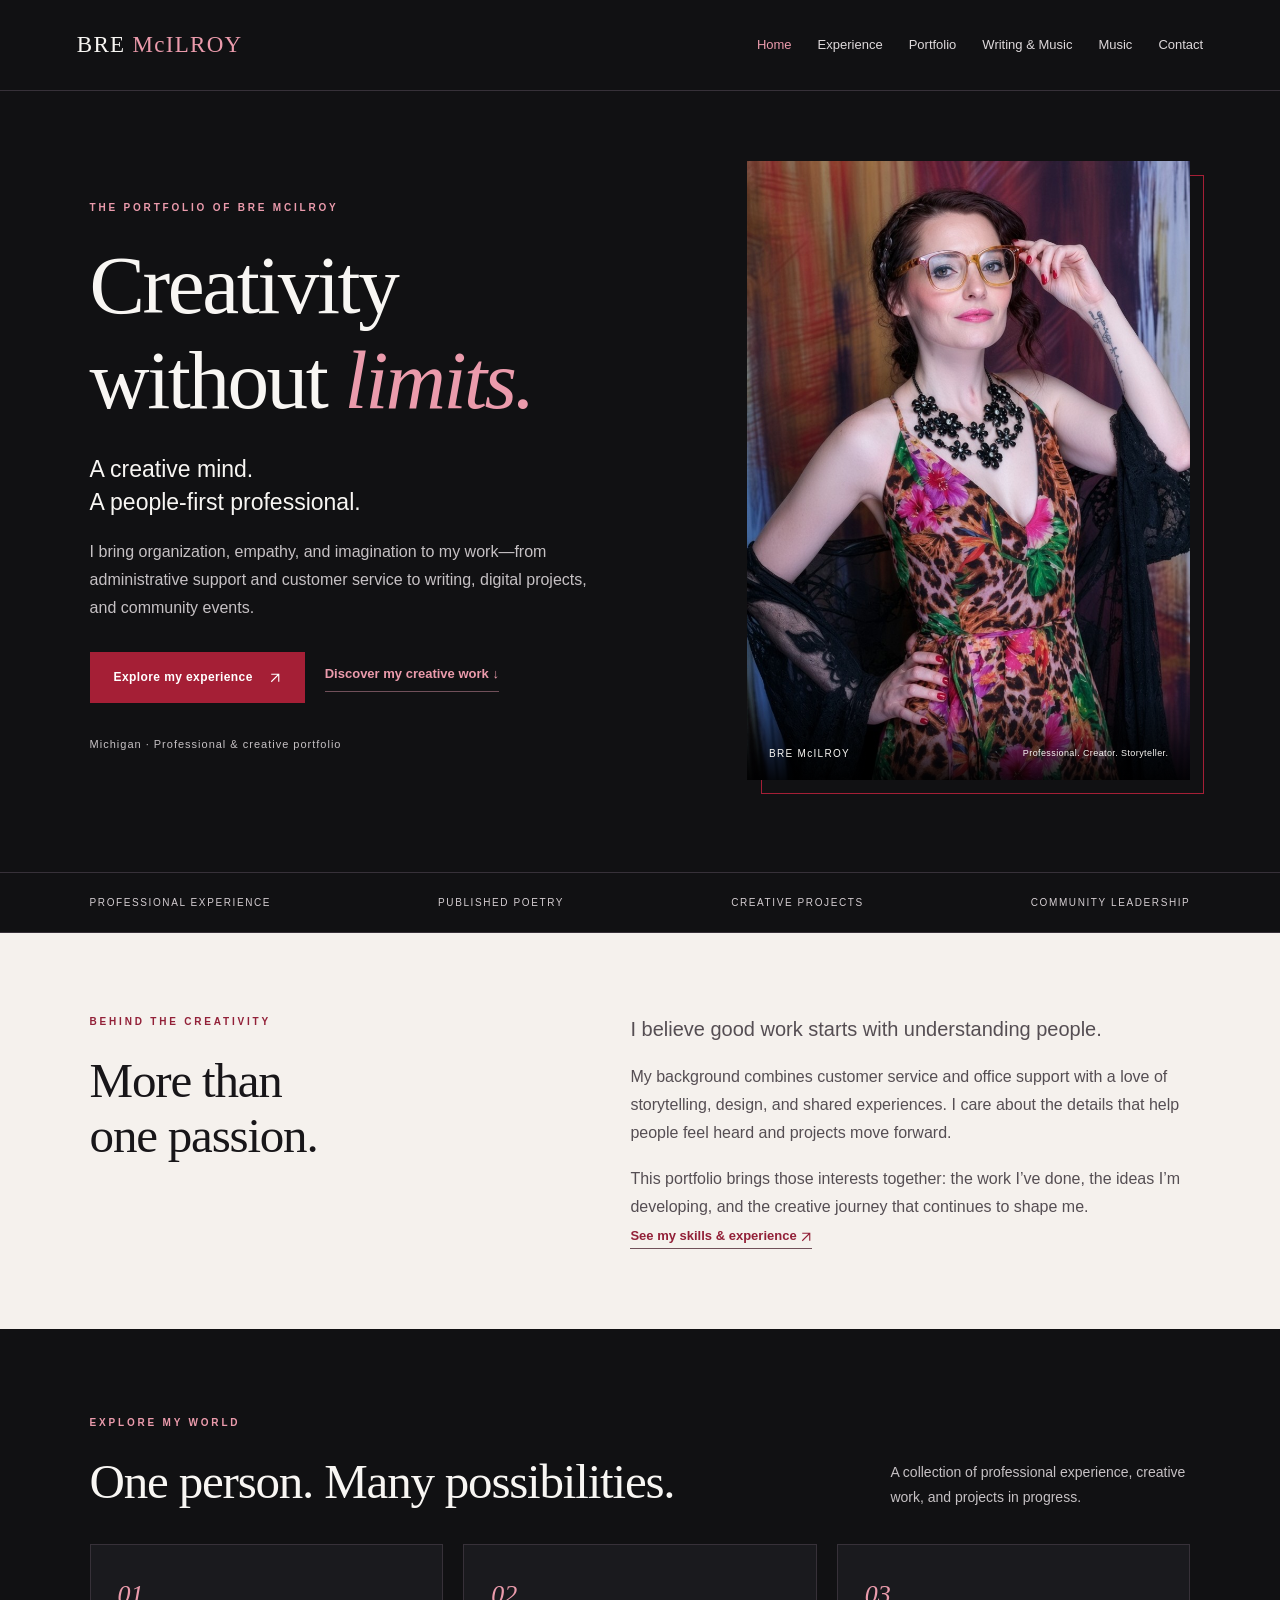
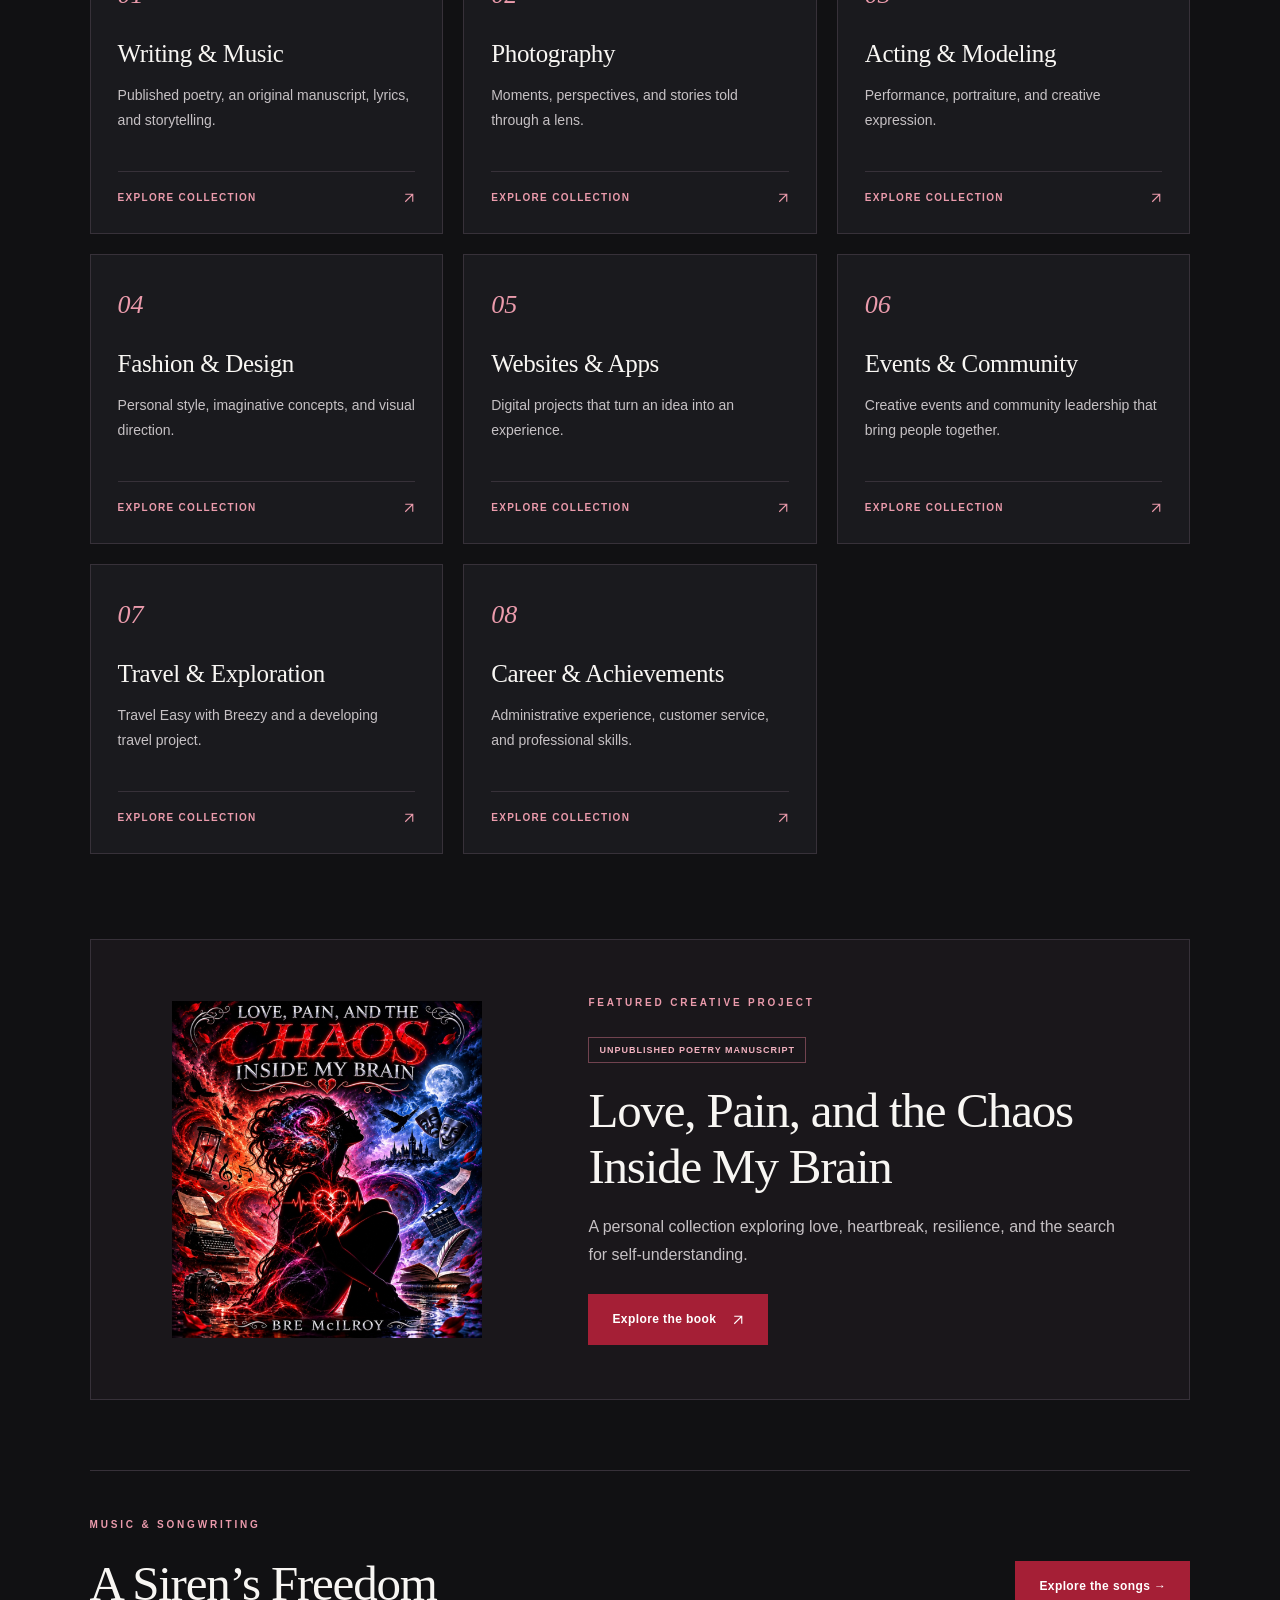
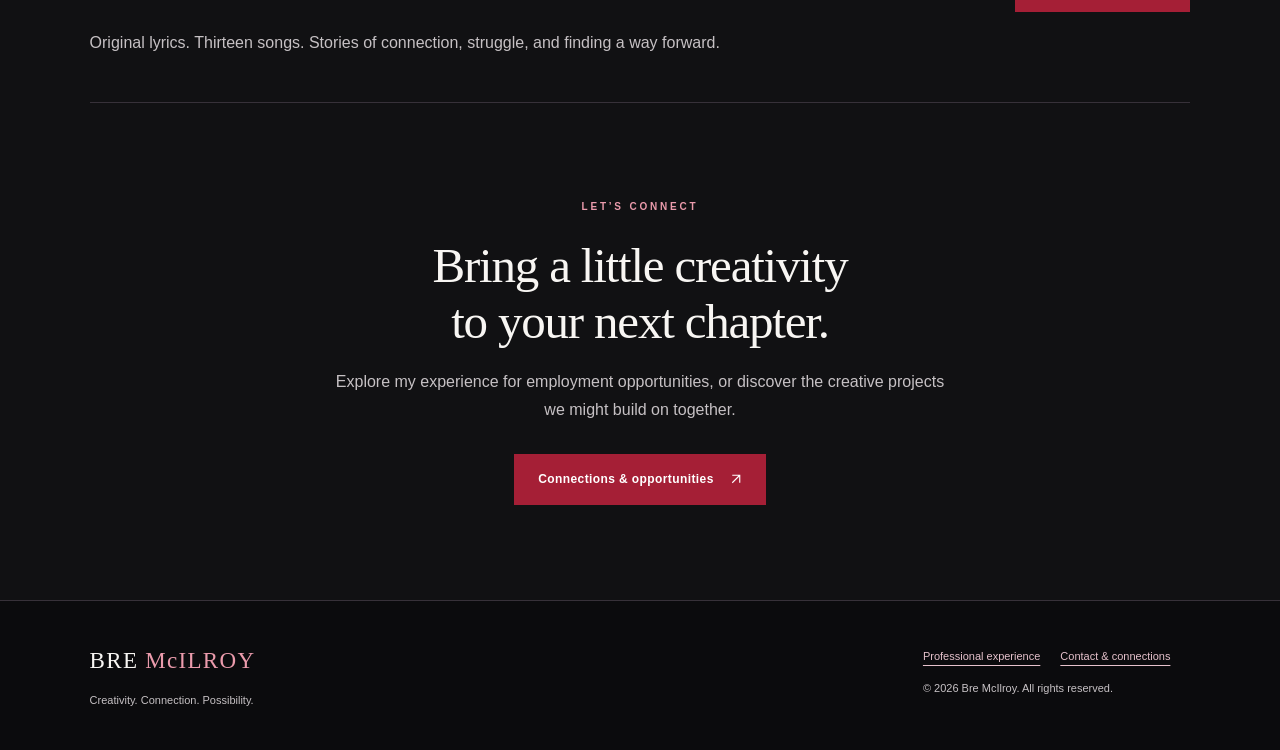
<file: index.html>
<!DOCTYPE html>
<html lang="en"><head><meta charset="utf-8"><meta name="viewport" content="width=device-width, initial-scale=1"><title>Creative &amp; Professional Portfolio | Bre McIlroy</title><meta name="description" content="Explore Bre McIlroy’s professional experience, published poetry, creative projects, and community leadership."><meta name="theme-color" content="#111113"><link rel="icon" href="favicon.svg" type="image/svg+xml"><link rel="stylesheet" href="style.css?v=20261111-complete"><script src="site.js?v=20261111-complete" defer></script></head>
<body><a class="skip" href="#main">Skip to content</a><header><div class="header-inner"><a class="logo" href="index.html" aria-label="Bre McIlroy home">BRE <span>McILROY</span></a><nav aria-label="Main navigation"><a href="index.html" aria-current="page">Home</a><a href="career.html">Experience</a><a href="index.html#work">Portfolio</a><a href="writing.html">Writing & Music</a><a href="music.html">Music</a><a href="contact.html">Contact</a></nav></div></header><main id="main">
<section class="hero wrap" id="home"><div class="hero-copy"><p class="eyebrow">The portfolio of Bre McIlroy</p><h1>Creativity<br>without <em>limits.</em></h1><p class="lede">A creative mind.<br>A people-first professional.</p><p>I bring organization, empathy, and imagination to my work—from administrative support and customer service to writing, digital projects, and community events.</p><div class="actions"><a class="button" href="career.html">Explore my experience <span aria-hidden="true"><svg class="arrow" aria-hidden="true" viewBox="0 0 16 16" fill="none"><path d="M3 13 13 3M3 3h10v10" stroke="currentColor" stroke-width="1.5"/></svg></span></a><a class="text-link" href="#work">Discover my creative work ↓</a></div><p class="hero-note">Michigan · Professional & creative portfolio</p></div><figure class="portrait-frame"><img class="portrait" src="bre-portfolio-portrait.jpg" alt="Bre McIlroy wearing glasses and a colorful floral outfit" width="841" height="1173" fetchpriority="high"><figcaption>BRE McILROY <span>Professional. Creator. Storyteller.</span></figcaption></figure></section>
<div class="ribbon"><span>Professional experience</span><span>Published poetry</span><span>Creative projects</span><span>Community leadership</span></div>
<section class="intro" id="about"><div class="wrap split"><div><p class="eyebrow">Behind the creativity</p><h2>More than<br>one passion.</h2></div><div><p class="lede">I believe good work starts with understanding people.</p><p>My background combines customer service and office support with a love of storytelling, design, and shared experiences. I care about the details that help people feel heard and projects move forward.</p><p>This portfolio brings those interests together: the work I’ve done, the ideas I’m developing, and the creative journey that continues to shape me.</p><a class="text-link" href="career.html">See my skills & experience <svg class="arrow" aria-hidden="true" viewBox="0 0 16 16" fill="none"><path d="M3 13 13 3M3 3h10v10" stroke="currentColor" stroke-width="1.5"/></svg></a></div></div></section>
<section class="wrap section" id="work"><div class="section-heading"><div><p class="eyebrow">Explore my world</p><h2>One person. Many possibilities.</h2></div><p>A collection of professional experience, creative work, and projects in progress.</p></div><div class="grid"><a class="card" href="writing.html"><span class="number">01</span><h3>Writing & Music</h3><p>Published poetry, an original manuscript, lyrics, and storytelling.</p><span class="card-link">Explore collection <span aria-hidden="true"><svg class="arrow" aria-hidden="true" viewBox="0 0 16 16" fill="none"><path d="M3 13 13 3M3 3h10v10" stroke="currentColor" stroke-width="1.5"/></svg></span></span></a><a class="card" href="photography.html"><span class="number">02</span><h3>Photography</h3><p>Moments, perspectives, and stories told through a lens.</p><span class="card-link">Explore collection <span aria-hidden="true"><svg class="arrow" aria-hidden="true" viewBox="0 0 16 16" fill="none"><path d="M3 13 13 3M3 3h10v10" stroke="currentColor" stroke-width="1.5"/></svg></span></span></a><a class="card" href="acting-modeling.html"><span class="number">03</span><h3>Acting & Modeling</h3><p>Performance, portraiture, and creative expression.</p><span class="card-link">Explore collection <span aria-hidden="true"><svg class="arrow" aria-hidden="true" viewBox="0 0 16 16" fill="none"><path d="M3 13 13 3M3 3h10v10" stroke="currentColor" stroke-width="1.5"/></svg></span></span></a><a class="card" href="fashion-design.html"><span class="number">04</span><h3>Fashion & Design</h3><p>Personal style, imaginative concepts, and visual direction.</p><span class="card-link">Explore collection <span aria-hidden="true"><svg class="arrow" aria-hidden="true" viewBox="0 0 16 16" fill="none"><path d="M3 13 13 3M3 3h10v10" stroke="currentColor" stroke-width="1.5"/></svg></span></span></a><a class="card" href="websites-apps.html"><span class="number">05</span><h3>Websites & Apps</h3><p>Digital projects that turn an idea into an experience.</p><span class="card-link">Explore collection <span aria-hidden="true"><svg class="arrow" aria-hidden="true" viewBox="0 0 16 16" fill="none"><path d="M3 13 13 3M3 3h10v10" stroke="currentColor" stroke-width="1.5"/></svg></span></span></a><a class="card" href="events.html"><span class="number">06</span><h3>Events & Community</h3><p>Creative events and community leadership that bring people together.</p><span class="card-link">Explore collection <span aria-hidden="true"><svg class="arrow" aria-hidden="true" viewBox="0 0 16 16" fill="none"><path d="M3 13 13 3M3 3h10v10" stroke="currentColor" stroke-width="1.5"/></svg></span></span></a><a class="card" href="travel.html"><span class="number">07</span><h3>Travel & Exploration</h3><p>Travel Easy with Breezy and a developing travel project.</p><span class="card-link">Explore collection <span aria-hidden="true"><svg class="arrow" aria-hidden="true" viewBox="0 0 16 16" fill="none"><path d="M3 13 13 3M3 3h10v10" stroke="currentColor" stroke-width="1.5"/></svg></span></span></a><a class="card" href="career.html"><span class="number">08</span><h3>Career & Achievements</h3><p>Administrative experience, customer service, and professional skills.</p><span class="card-link">Explore collection <span aria-hidden="true"><svg class="arrow" aria-hidden="true" viewBox="0 0 16 16" fill="none"><path d="M3 13 13 3M3 3h10v10" stroke="currentColor" stroke-width="1.5"/></svg></span></span></a></div></section>
<section class="book-feature wrap"><a class="cover-link" href="love-pain-chaos.html"><img src="love-pain-chaos-cover.png" width="1080" height="1175" loading="lazy" alt="Love, Pain, and the Chaos Inside My Brain cover, with a silhouette surrounded by red and blue imagery"></a><div><p class="eyebrow">Featured creative project</p><span class="badge">Unpublished poetry manuscript</span><h2>Love, Pain, and the Chaos Inside My Brain</h2><p>A personal collection exploring love, heartbreak, resilience, and the search for self-understanding.</p><a class="button" href="love-pain-chaos.html">Explore the book <svg class="arrow" aria-hidden="true" viewBox="0 0 16 16" fill="none"><path d="M3 13 13 3M3 3h10v10" stroke="currentColor" stroke-width="1.5"/></svg></a></div></section>
<section class="wrap music-home"><div><p class="eyebrow">Music & songwriting</p><h2>A Siren’s Freedom</h2><p>Original lyrics. Thirteen songs. Stories of connection, struggle, and finding a way forward.</p></div><a class="button" href="music.html">Explore the songs →</a></section><section class="closing wrap"><p class="eyebrow">Let’s connect</p><h2>Bring a little creativity<br>to your next chapter.</h2><p>Explore my experience for employment opportunities, or discover the creative projects we might build on together.</p><a class="button" href="contact.html">Connections & opportunities <svg class="arrow" aria-hidden="true" viewBox="0 0 16 16" fill="none"><path d="M3 13 13 3M3 3h10v10" stroke="currentColor" stroke-width="1.5"/></svg></a></section></main><footer><div><a class="logo" href="index.html">BRE <span>McILROY</span></a><p>Creativity. Connection. Possibility.</p></div><div><a href="career.html">Professional experience</a><a href="contact.html">Contact & connections</a><p>© 2026 Bre McIlroy. All rights reserved.</p></div></footer></body></html>
</file>
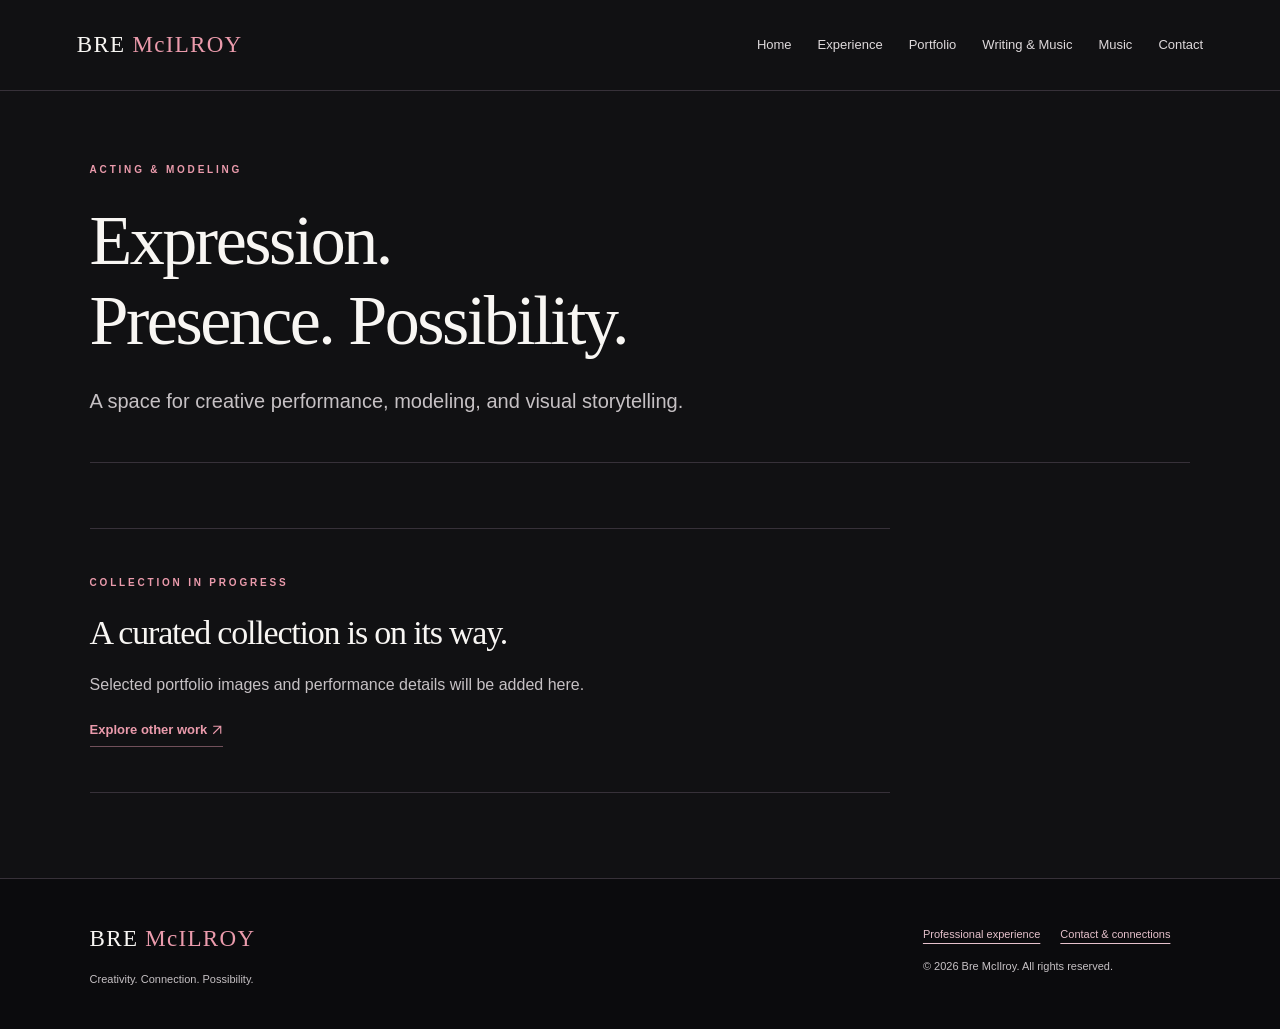
<file: acting-modeling.html>
<!DOCTYPE html>
<html lang="en"><head><meta charset="utf-8"><meta name="viewport" content="width=device-width, initial-scale=1"><title>Acting &amp; modeling Portfolio | Bre McIlroy</title><meta name="description" content="A space for creative performance, modeling, and visual storytelling."><meta name="theme-color" content="#111113"><link rel="icon" href="favicon.svg" type="image/svg+xml"><link rel="stylesheet" href="style.css?v=20261111-complete"><script src="site.js?v=20261111-complete" defer></script></head>
<body><a class="skip" href="#main">Skip to content</a><header><div class="header-inner"><a class="logo" href="index.html" aria-label="Bre McIlroy home">BRE <span>McILROY</span></a><nav aria-label="Main navigation"><a href="index.html">Home</a><a href="career.html">Experience</a><a href="index.html#work">Portfolio</a><a href="writing.html">Writing & Music</a><a href="music.html">Music</a><a href="contact.html">Contact</a></nav></div></header><main id="main"><section class="page-intro wrap"><p class="eyebrow">Acting & modeling</p><h1>Expression.<br>Presence. Possibility.</h1><p class="lede">A space for creative performance, modeling, and visual storytelling.</p></section><section class="wrap section compact"><div class="empty-state"><p class="eyebrow">Collection in progress</p><h2>A curated collection is on its way.</h2><p>Selected portfolio images and performance details will be added here.</p><a class="text-link" href="index.html#work">Explore other work <svg class="arrow" aria-hidden="true" viewBox="0 0 16 16" fill="none"><path d="M3 13 13 3M3 3h10v10" stroke="currentColor" stroke-width="1.5"/></svg></a></div></section></main><footer><div><a class="logo" href="index.html">BRE <span>McILROY</span></a><p>Creativity. Connection. Possibility.</p></div><div><a href="career.html">Professional experience</a><a href="contact.html">Contact & connections</a><p>© 2026 Bre McIlroy. All rights reserved.</p></div></footer></body></html>
</file>
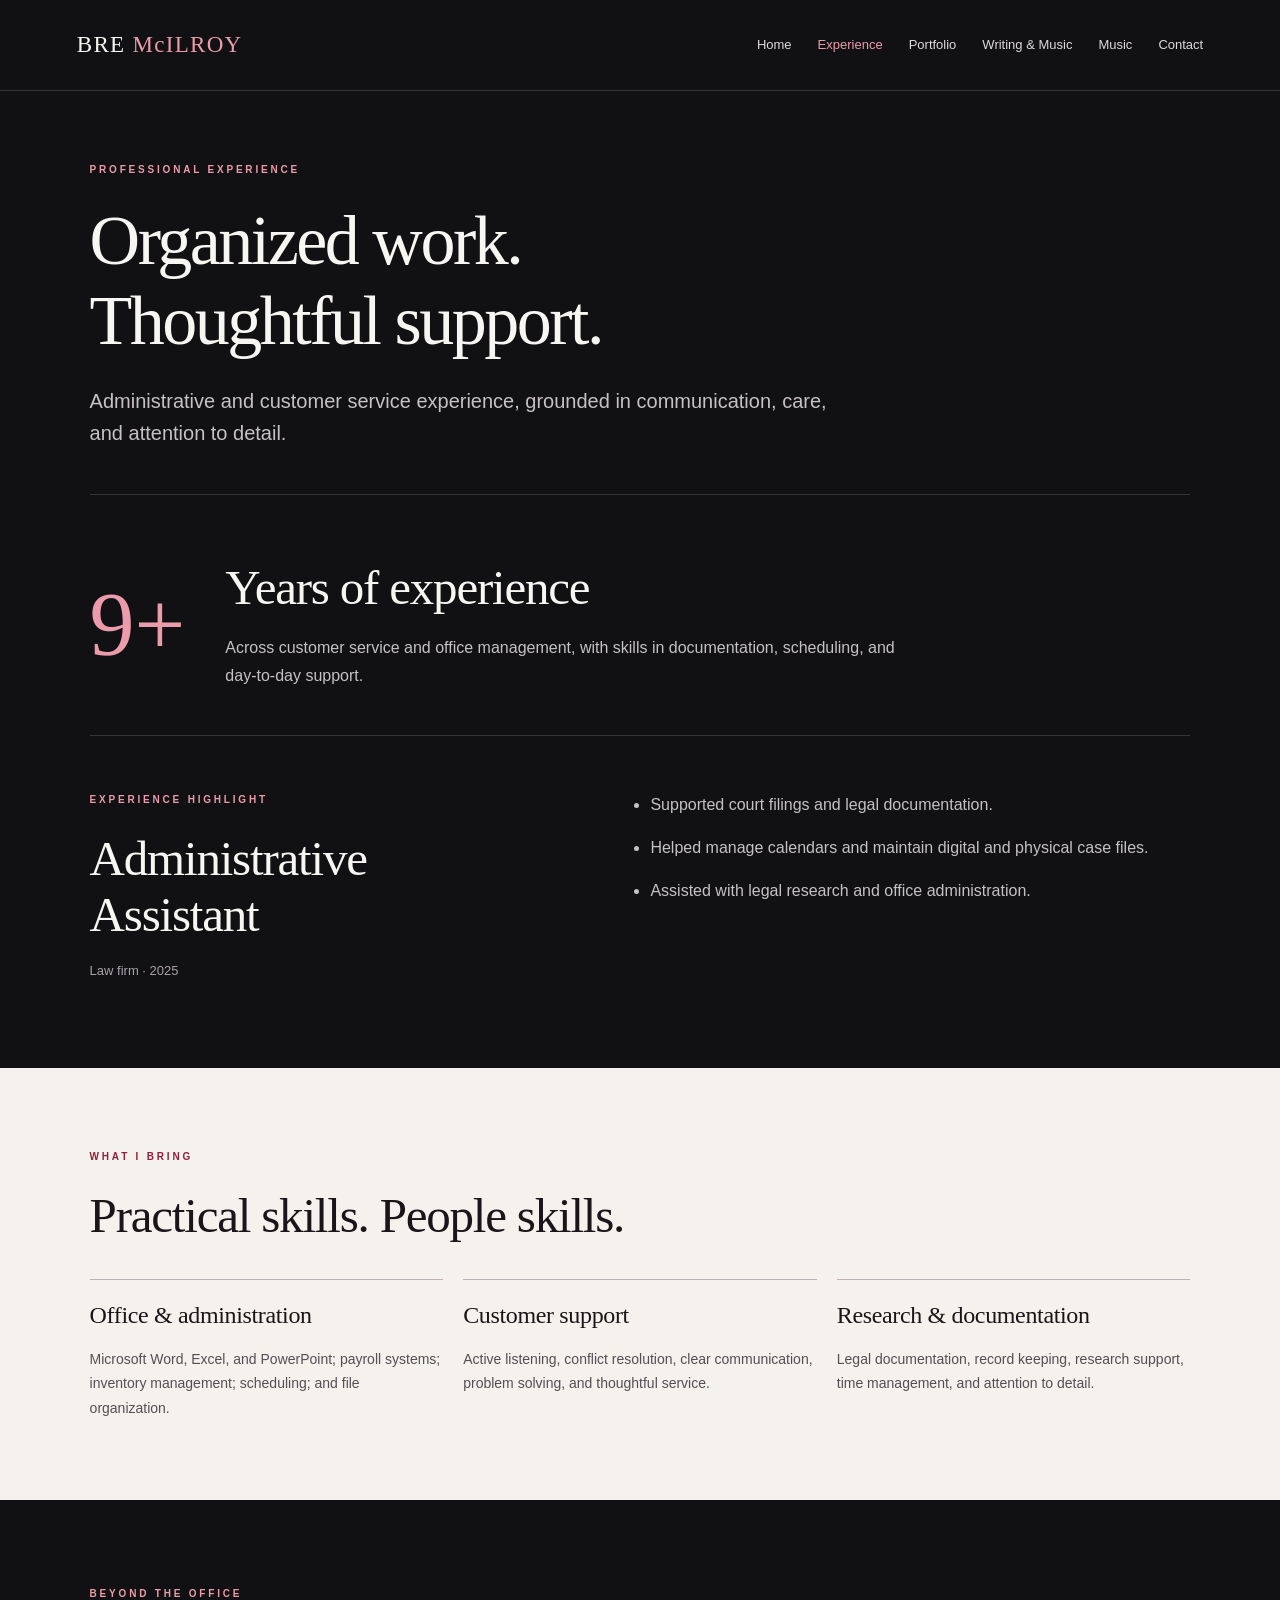
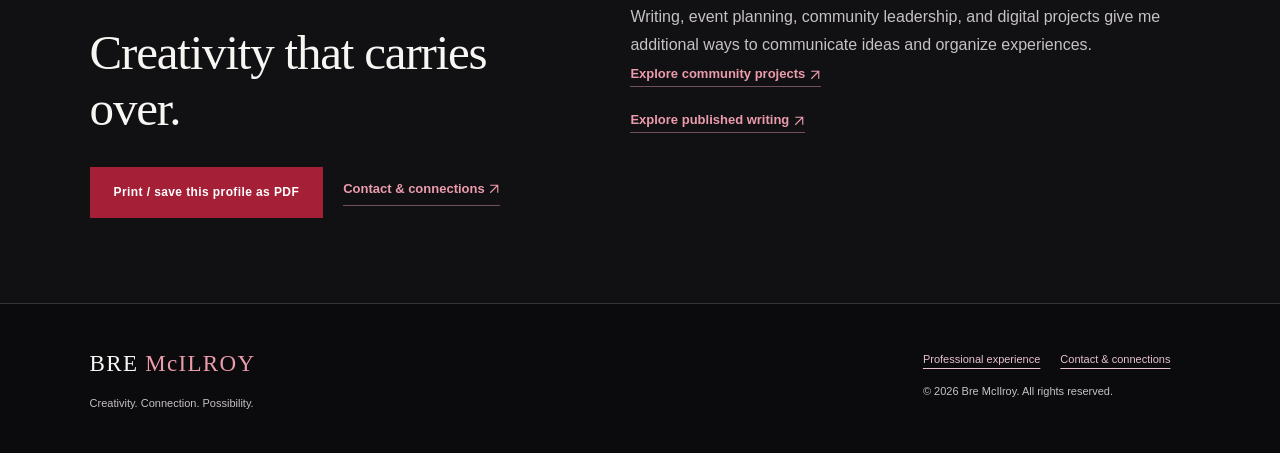
<file: career.html>
<!DOCTYPE html>
<html lang="en"><head><meta charset="utf-8"><meta name="viewport" content="width=device-width, initial-scale=1"><title>Career &amp; Achievements | Bre McIlroy</title><meta name="description" content="Administrative support, customer service, legal office experience, and professional skills."><meta name="theme-color" content="#111113"><link rel="icon" href="favicon.svg" type="image/svg+xml"><link rel="stylesheet" href="style.css?v=20261111-complete"><script src="site.js?v=20261111-complete" defer></script></head>
<body><a class="skip" href="#main">Skip to content</a><header><div class="header-inner"><a class="logo" href="index.html" aria-label="Bre McIlroy home">BRE <span>McILROY</span></a><nav aria-label="Main navigation"><a href="index.html">Home</a><a href="career.html" aria-current="page">Experience</a><a href="index.html#work">Portfolio</a><a href="writing.html">Writing & Music</a><a href="music.html">Music</a><a href="contact.html">Contact</a></nav></div></header><main id="main"><section class="page-intro wrap"><p class="eyebrow">Professional experience</p><h1>Organized work.<br>Thoughtful support.</h1><p class="lede">Administrative and customer service experience, grounded in communication, care, and attention to detail.</p></section>
<section class="wrap section compact"><div class="career-summary"><span class="big-number">9+</span><div><h2>Years of experience</h2><p>Across customer service and office management, with skills in documentation, scheduling, and day-to-day support.</p></div></div><div class="split"><div><p class="eyebrow">Experience highlight</p><h2>Administrative Assistant</h2><p class="muted">Law firm · 2025</p></div><div><ul class="detail-list"><li>Supported court filings and legal documentation.</li><li>Helped manage calendars and maintain digital and physical case files.</li><li>Assisted with legal research and office administration.</li></ul></div></div></section>
<section class="intro"><div class="wrap"><p class="eyebrow">What I bring</p><h2>Practical skills. People skills.</h2><div class="grid skills"><article><h3>Office & administration</h3><p>Microsoft Word, Excel, and PowerPoint; payroll systems; inventory management; scheduling; and file organization.</p></article><article><h3>Customer support</h3><p>Active listening, conflict resolution, clear communication, problem solving, and thoughtful service.</p></article><article><h3>Research & documentation</h3><p>Legal documentation, record keeping, research support, time management, and attention to detail.</p></article></div></div></section>
<section class="wrap section"><div class="split"><div><p class="eyebrow">Beyond the office</p><h2>Creativity that carries over.</h2></div><div><p>Writing, event planning, community leadership, and digital projects give me additional ways to communicate ideas and organize experiences.</p><a class="text-link" href="events.html">Explore community projects <svg class="arrow" aria-hidden="true" viewBox="0 0 16 16" fill="none"><path d="M3 13 13 3M3 3h10v10" stroke="currentColor" stroke-width="1.5"/></svg></a><p><a class="text-link" href="writing.html#published">Explore published writing <svg class="arrow" aria-hidden="true" viewBox="0 0 16 16" fill="none"><path d="M3 13 13 3M3 3h10v10" stroke="currentColor" stroke-width="1.5"/></svg></a></p></div></div><div class="actions"><button type="button" class="button" data-print>Print / save this profile as PDF</button><a class="text-link" href="contact.html">Contact & connections <svg class="arrow" aria-hidden="true" viewBox="0 0 16 16" fill="none"><path d="M3 13 13 3M3 3h10v10" stroke="currentColor" stroke-width="1.5"/></svg></a></div></section></main><footer><div><a class="logo" href="index.html">BRE <span>McILROY</span></a><p>Creativity. Connection. Possibility.</p></div><div><a href="career.html">Professional experience</a><a href="contact.html">Contact & connections</a><p>© 2026 Bre McIlroy. All rights reserved.</p></div></footer></body></html>
</file>
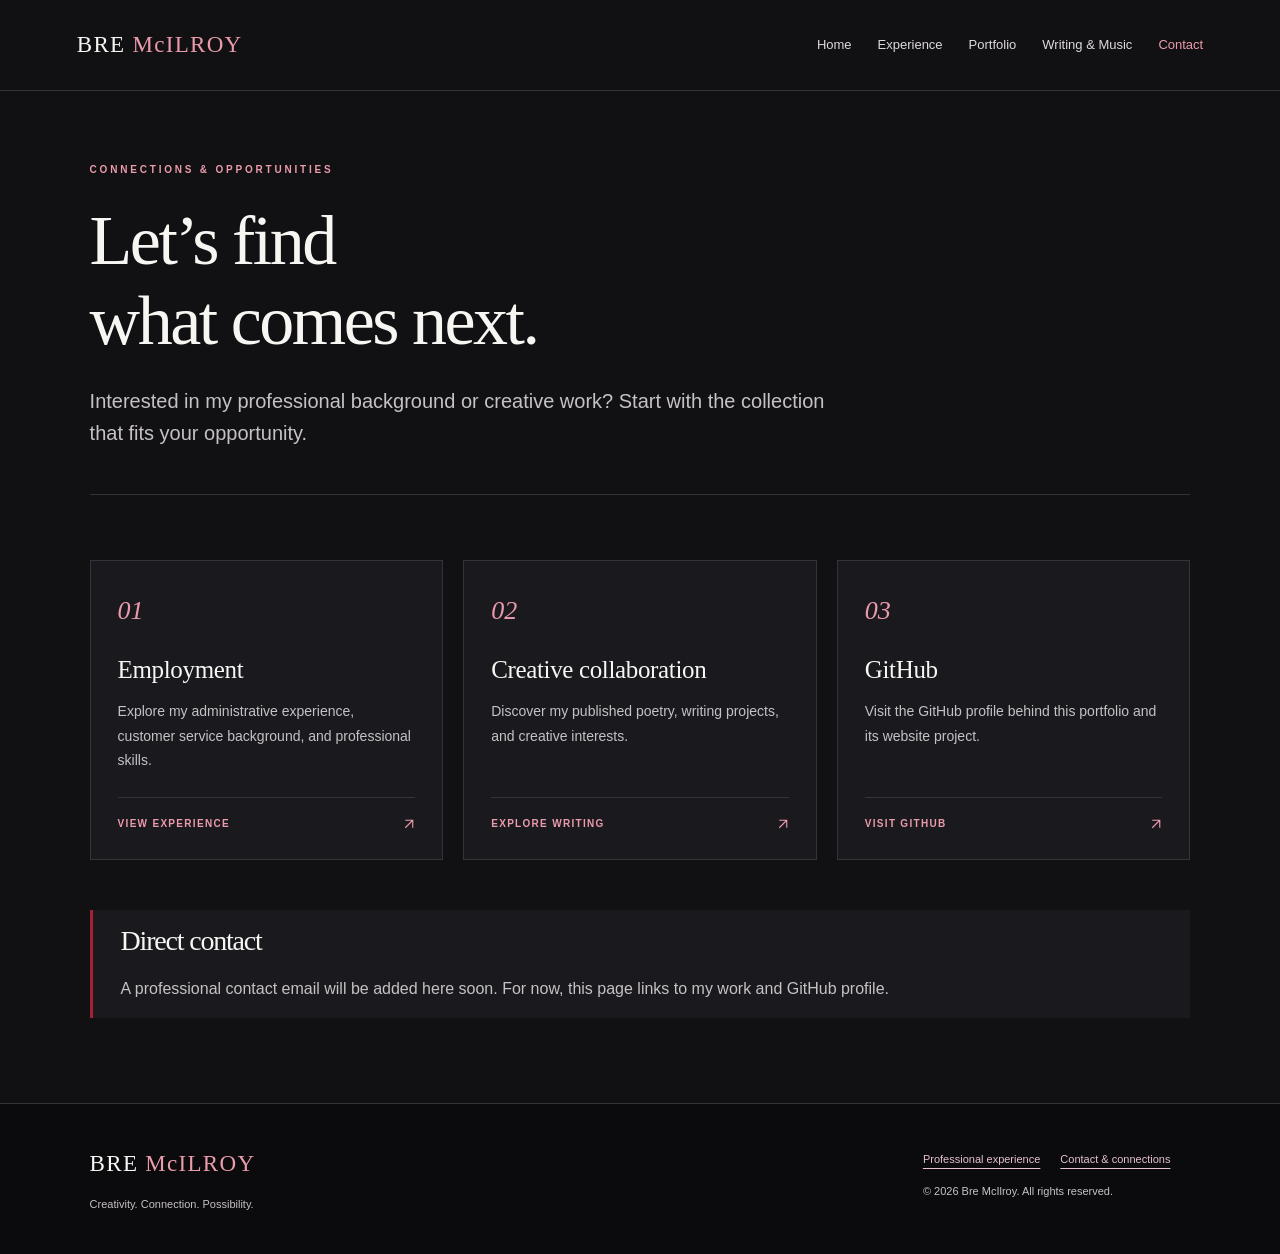
<file: contact.html>
<!DOCTYPE html>
<html lang="en"><head><meta charset="utf-8"><meta name="viewport" content="width=device-width, initial-scale=1"><title>Contact &amp; Connections | Bre McIlroy</title><meta name="description" content="Connect with Bre McIlroy and explore professional and creative opportunities."><meta name="theme-color" content="#111113"><link rel="icon" href="favicon.svg" type="image/svg+xml"><link rel="stylesheet" href="style.css?v=20261111-complete"><script src="site.js?v=20261111-complete" defer></script></head>
<body><a class="skip" href="#main">Skip to content</a><header><div class="header-inner"><a class="logo" href="index.html" aria-label="Bre McIlroy home">BRE <span>McILROY</span></a><nav aria-label="Main navigation"><a href="index.html">Home</a><a href="career.html">Experience</a><a href="index.html#work">Portfolio</a><a href="writing.html">Writing & Music</a><a href="contact.html" aria-current="page">Contact</a></nav></div></header><main id="main"><section class="page-intro wrap"><p class="eyebrow">Connections & opportunities</p><h1>Let’s find<br>what comes next.</h1><p class="lede">Interested in my professional background or creative work? Start with the collection that fits your opportunity.</p></section><section class="wrap section compact"><div class="grid"><a class="card" href="career.html"><span class="number">01</span><h3>Employment</h3><p>Explore my administrative experience, customer service background, and professional skills.</p><span class="card-link">View experience <span aria-hidden="true"><svg class="arrow" aria-hidden="true" viewBox="0 0 16 16" fill="none"><path d="M3 13 13 3M3 3h10v10" stroke="currentColor" stroke-width="1.5"/></svg></span></span></a><a class="card" href="writing.html"><span class="number">02</span><h3>Creative collaboration</h3><p>Discover my published poetry, writing projects, and creative interests.</p><span class="card-link">Explore writing <span aria-hidden="true"><svg class="arrow" aria-hidden="true" viewBox="0 0 16 16" fill="none"><path d="M3 13 13 3M3 3h10v10" stroke="currentColor" stroke-width="1.5"/></svg></span></span></a><a class="card" href="https://github.com/bremcilroy-svg"><span class="number">03</span><h3>GitHub</h3><p>Visit the GitHub profile behind this portfolio and its website project.</p><span class="card-link">Visit GitHub <span aria-hidden="true"><svg class="arrow" aria-hidden="true" viewBox="0 0 16 16" fill="none"><path d="M3 13 13 3M3 3h10v10" stroke="currentColor" stroke-width="1.5"/></svg></span></span></a></div><aside class="contact-note"><h2>Direct contact</h2><p>A professional contact email will be added here soon. For now, this page links to my work and GitHub profile.</p></aside></section></main><footer><div><a class="logo" href="index.html">BRE <span>McILROY</span></a><p>Creativity. Connection. Possibility.</p></div><div><a href="career.html">Professional experience</a><a href="contact.html">Contact & connections</a><p>© 2026 Bre McIlroy. All rights reserved.</p></div></footer></body></html>
</file>
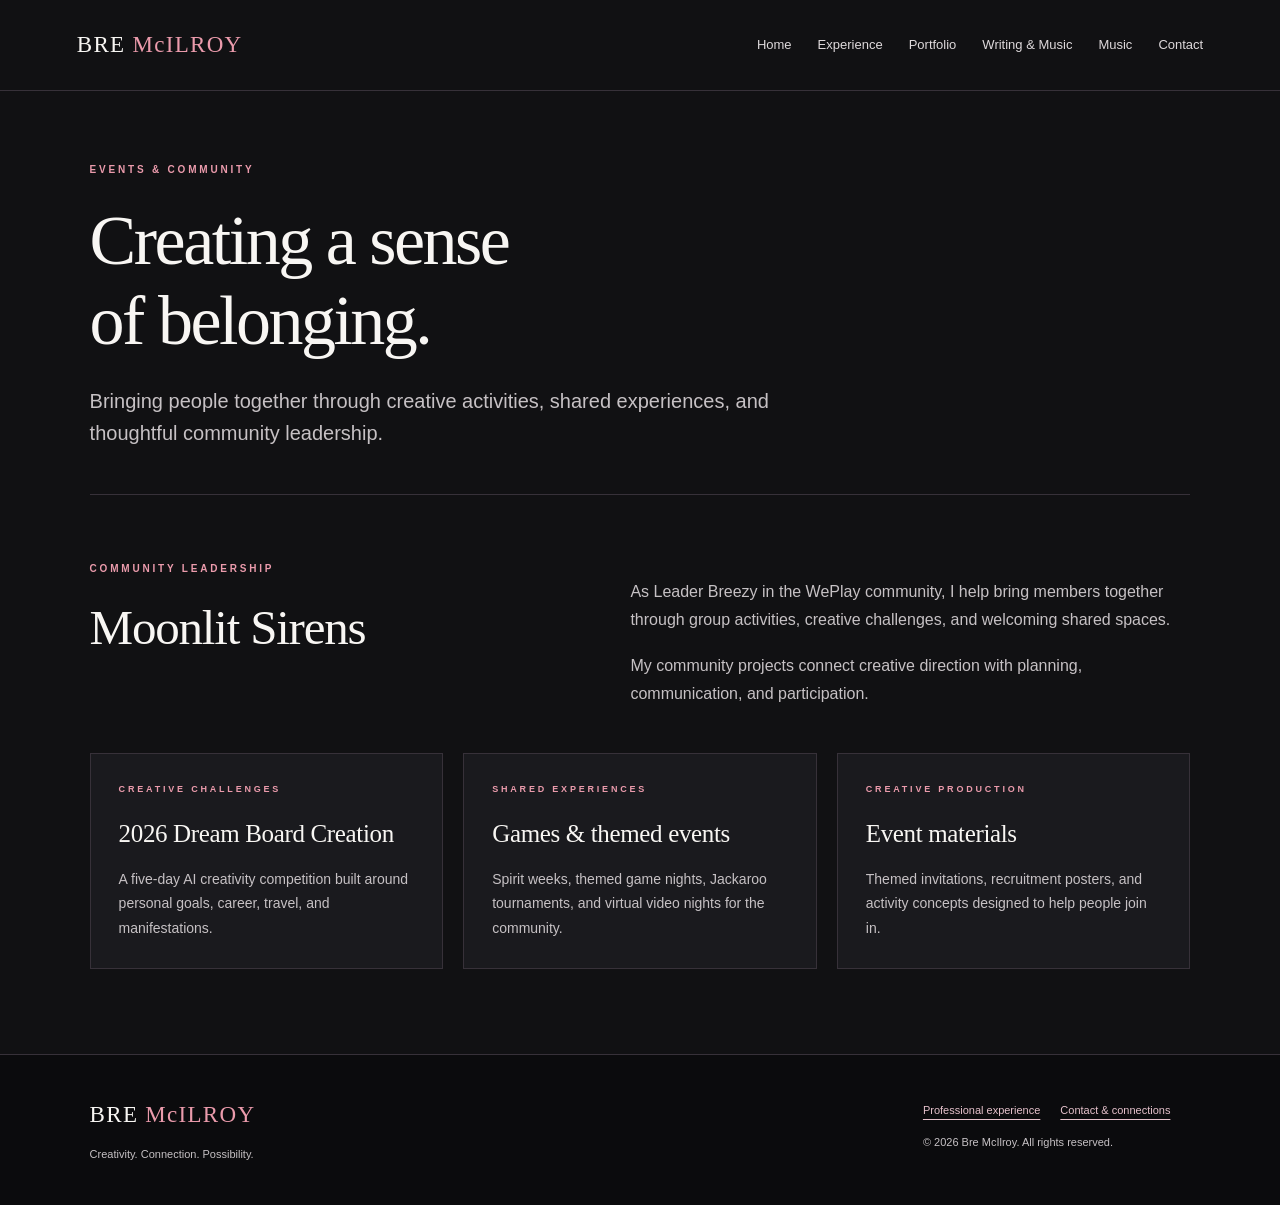
<file: events.html>
<!DOCTYPE html>
<html lang="en"><head><meta charset="utf-8"><meta name="viewport" content="width=device-width, initial-scale=1"><title>Events &amp; Community | Bre McIlroy</title><meta name="description" content="Community leadership and creative event projects by Bre McIlroy."><meta name="theme-color" content="#111113"><link rel="icon" href="favicon.svg" type="image/svg+xml"><link rel="stylesheet" href="style.css?v=20261111-complete"><script src="site.js?v=20261111-complete" defer></script></head>
<body><a class="skip" href="#main">Skip to content</a><header><div class="header-inner"><a class="logo" href="index.html" aria-label="Bre McIlroy home">BRE <span>McILROY</span></a><nav aria-label="Main navigation"><a href="index.html">Home</a><a href="career.html">Experience</a><a href="index.html#work">Portfolio</a><a href="writing.html">Writing & Music</a><a href="music.html">Music</a><a href="contact.html">Contact</a></nav></div></header><main id="main"><section class="page-intro wrap"><p class="eyebrow">Events & community</p><h1>Creating a sense<br>of belonging.</h1><p class="lede">Bringing people together through creative activities, shared experiences, and thoughtful community leadership.</p></section><section class="wrap section compact"><div class="split"><div><p class="eyebrow">Community leadership</p><h2>Moonlit Sirens</h2></div><div><p>As Leader Breezy in the WePlay community, I help bring members together through group activities, creative challenges, and welcoming shared spaces.</p><p>My community projects connect creative direction with planning, communication, and participation.</p></div></div><div class="grid spaced"><article class="collection-panel"><p class="eyebrow">Creative challenges</p><h3>2026 Dream Board Creation</h3><p>A five-day AI creativity competition built around personal goals, career, travel, and manifestations.</p></article><article class="collection-panel"><p class="eyebrow">Shared experiences</p><h3>Games & themed events</h3><p>Spirit weeks, themed game nights, Jackaroo tournaments, and virtual video nights for the community.</p></article><article class="collection-panel"><p class="eyebrow">Creative production</p><h3>Event materials</h3><p>Themed invitations, recruitment posters, and activity concepts designed to help people join in.</p></article></div></section></main><footer><div><a class="logo" href="index.html">BRE <span>McILROY</span></a><p>Creativity. Connection. Possibility.</p></div><div><a href="career.html">Professional experience</a><a href="contact.html">Contact & connections</a><p>© 2026 Bre McIlroy. All rights reserved.</p></div></footer></body></html>
</file>
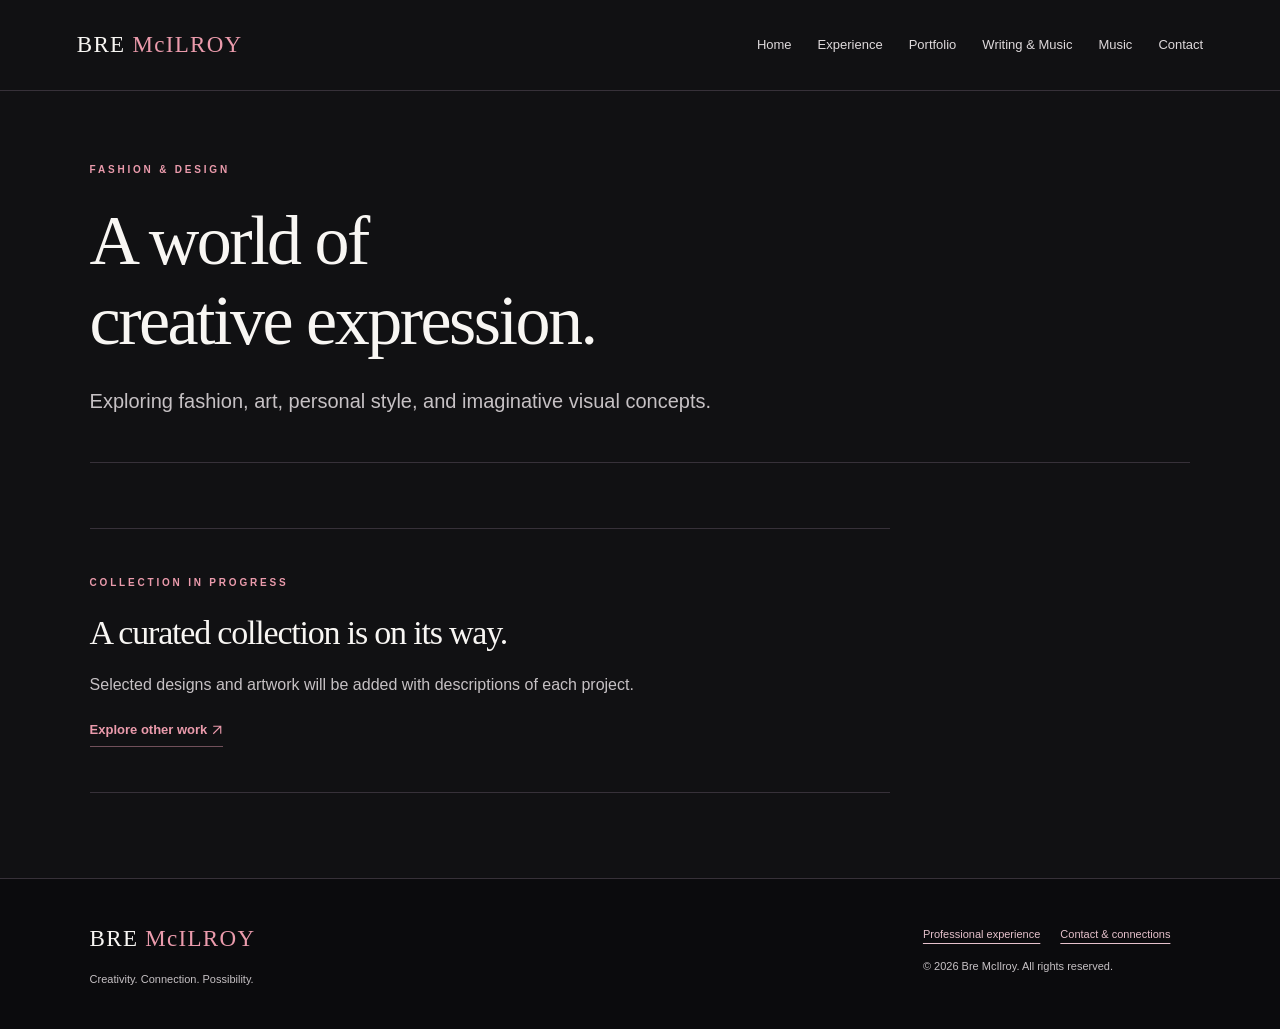
<file: fashion-design.html>
<!DOCTYPE html>
<html lang="en"><head><meta charset="utf-8"><meta name="viewport" content="width=device-width, initial-scale=1"><title>Fashion &amp; design Portfolio | Bre McIlroy</title><meta name="description" content="Exploring fashion, art, personal style, and imaginative visual concepts."><meta name="theme-color" content="#111113"><link rel="icon" href="favicon.svg" type="image/svg+xml"><link rel="stylesheet" href="style.css?v=20261111-complete"><script src="site.js?v=20261111-complete" defer></script></head>
<body><a class="skip" href="#main">Skip to content</a><header><div class="header-inner"><a class="logo" href="index.html" aria-label="Bre McIlroy home">BRE <span>McILROY</span></a><nav aria-label="Main navigation"><a href="index.html">Home</a><a href="career.html">Experience</a><a href="index.html#work">Portfolio</a><a href="writing.html">Writing & Music</a><a href="music.html">Music</a><a href="contact.html">Contact</a></nav></div></header><main id="main"><section class="page-intro wrap"><p class="eyebrow">Fashion & design</p><h1>A world of<br>creative expression.</h1><p class="lede">Exploring fashion, art, personal style, and imaginative visual concepts.</p></section><section class="wrap section compact"><div class="empty-state"><p class="eyebrow">Collection in progress</p><h2>A curated collection is on its way.</h2><p>Selected designs and artwork will be added with descriptions of each project.</p><a class="text-link" href="index.html#work">Explore other work <svg class="arrow" aria-hidden="true" viewBox="0 0 16 16" fill="none"><path d="M3 13 13 3M3 3h10v10" stroke="currentColor" stroke-width="1.5"/></svg></a></div></section></main><footer><div><a class="logo" href="index.html">BRE <span>McILROY</span></a><p>Creativity. Connection. Possibility.</p></div><div><a href="career.html">Professional experience</a><a href="contact.html">Contact & connections</a><p>© 2026 Bre McIlroy. All rights reserved.</p></div></footer></body></html>
</file>
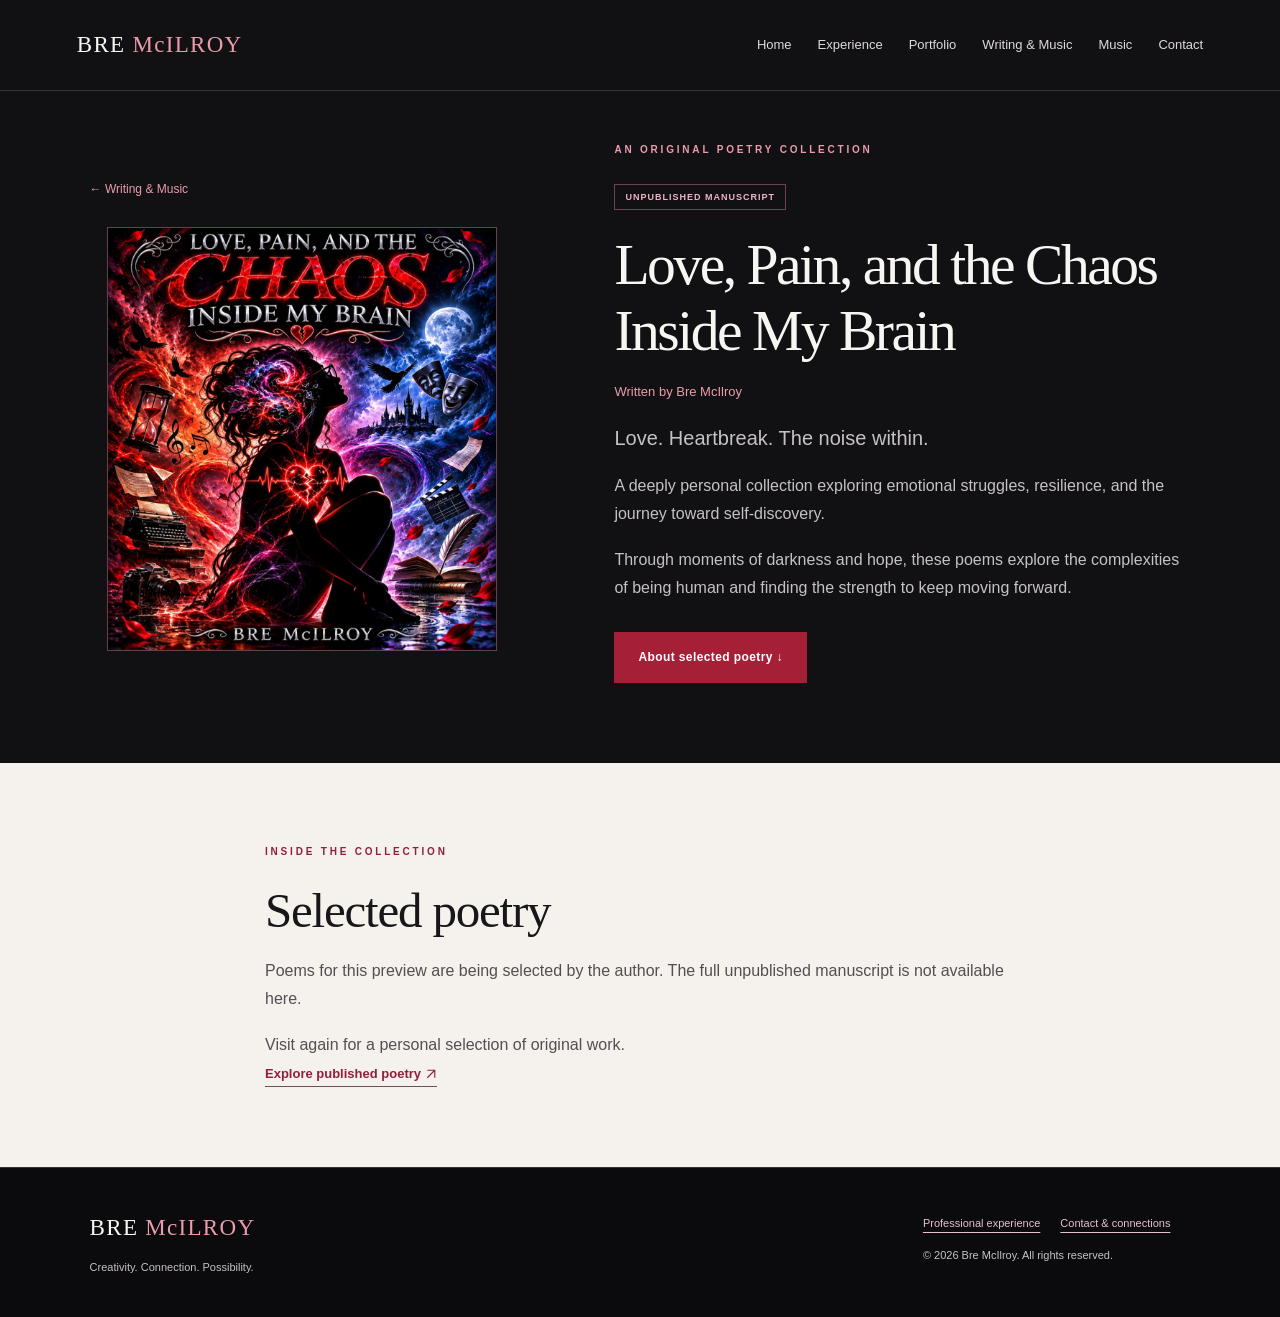
<file: love-pain-chaos.html>
<!DOCTYPE html>
<html lang="en"><head><meta charset="utf-8"><meta name="viewport" content="width=device-width, initial-scale=1"><title>Love, Pain, and the Chaos Inside My Brain | Bre McIlroy</title><meta name="description" content="An unpublished original poetry collection by Bre McIlroy. Selected poems will be shared by the author."><meta name="theme-color" content="#111113"><link rel="icon" href="favicon.svg" type="image/svg+xml"><link rel="stylesheet" href="style.css?v=20261111-complete"><script src="site.js?v=20261111-complete" defer></script></head>
<body><a class="skip" href="#main">Skip to content</a><header><div class="header-inner"><a class="logo" href="index.html" aria-label="Bre McIlroy home">BRE <span>McILROY</span></a><nav aria-label="Main navigation"><a href="index.html">Home</a><a href="career.html">Experience</a><a href="index.html#work">Portfolio</a><a href="writing.html">Writing & Music</a><a href="music.html">Music</a><a href="contact.html">Contact</a></nav></div></header><main id="main"><section class="wrap book-hero"><div><a class="back" href="writing.html">← Writing & Music</a><img class="book-cover" src="love-pain-chaos-cover.png" width="1080" height="1175" alt="Love, Pain, and the Chaos Inside My Brain, by Bre McIlroy. A black silhouette with a glowing broken heart amid red and blue chaos."></div><div><p class="eyebrow">An original poetry collection</p><span class="badge">Unpublished manuscript</span><h1>Love, Pain, and the Chaos Inside My Brain</h1><p class="byline">Written by Bre McIlroy</p><p class="lede">Love. Heartbreak. The noise within.</p><p>A deeply personal collection exploring emotional struggles, resilience, and the journey toward self-discovery.</p><p>Through moments of darkness and hope, these poems explore the complexities of being human and finding the strength to keep moving forward.</p><a class="button" href="#selected-poems">About selected poetry ↓</a></div></section><section class="intro" id="selected-poems"><div class="wrap narrow"><p class="eyebrow">Inside the collection</p><h2>Selected poetry</h2><p>Poems for this preview are being selected by the author. The full unpublished manuscript is not available here.</p><p>Visit again for a personal selection of original work.</p><a class="text-link" href="writing.html#published">Explore published poetry <svg class="arrow" aria-hidden="true" viewBox="0 0 16 16" fill="none"><path d="M3 13 13 3M3 3h10v10" stroke="currentColor" stroke-width="1.5"/></svg></a></div></section></main><footer><div><a class="logo" href="index.html">BRE <span>McILROY</span></a><p>Creativity. Connection. Possibility.</p></div><div><a href="career.html">Professional experience</a><a href="contact.html">Contact & connections</a><p>© 2026 Bre McIlroy. All rights reserved.</p></div></footer></body></html>
</file>
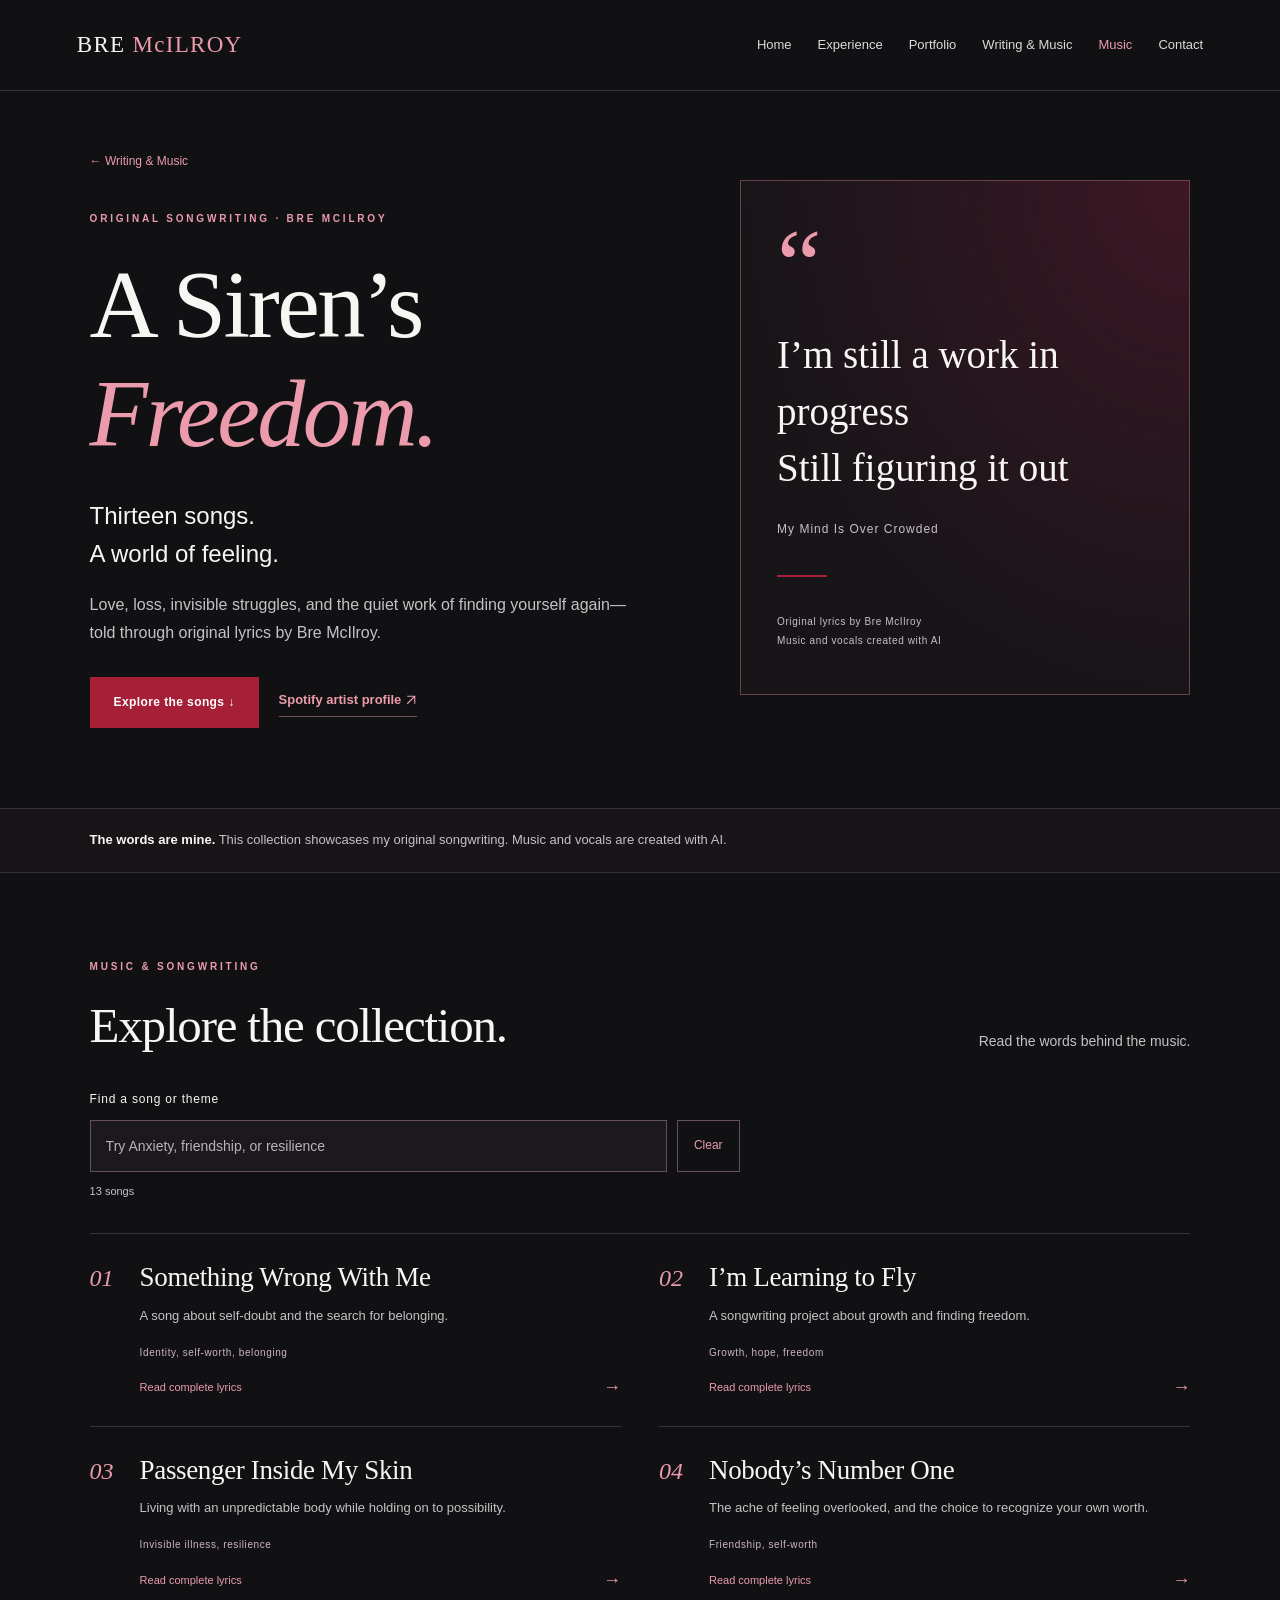
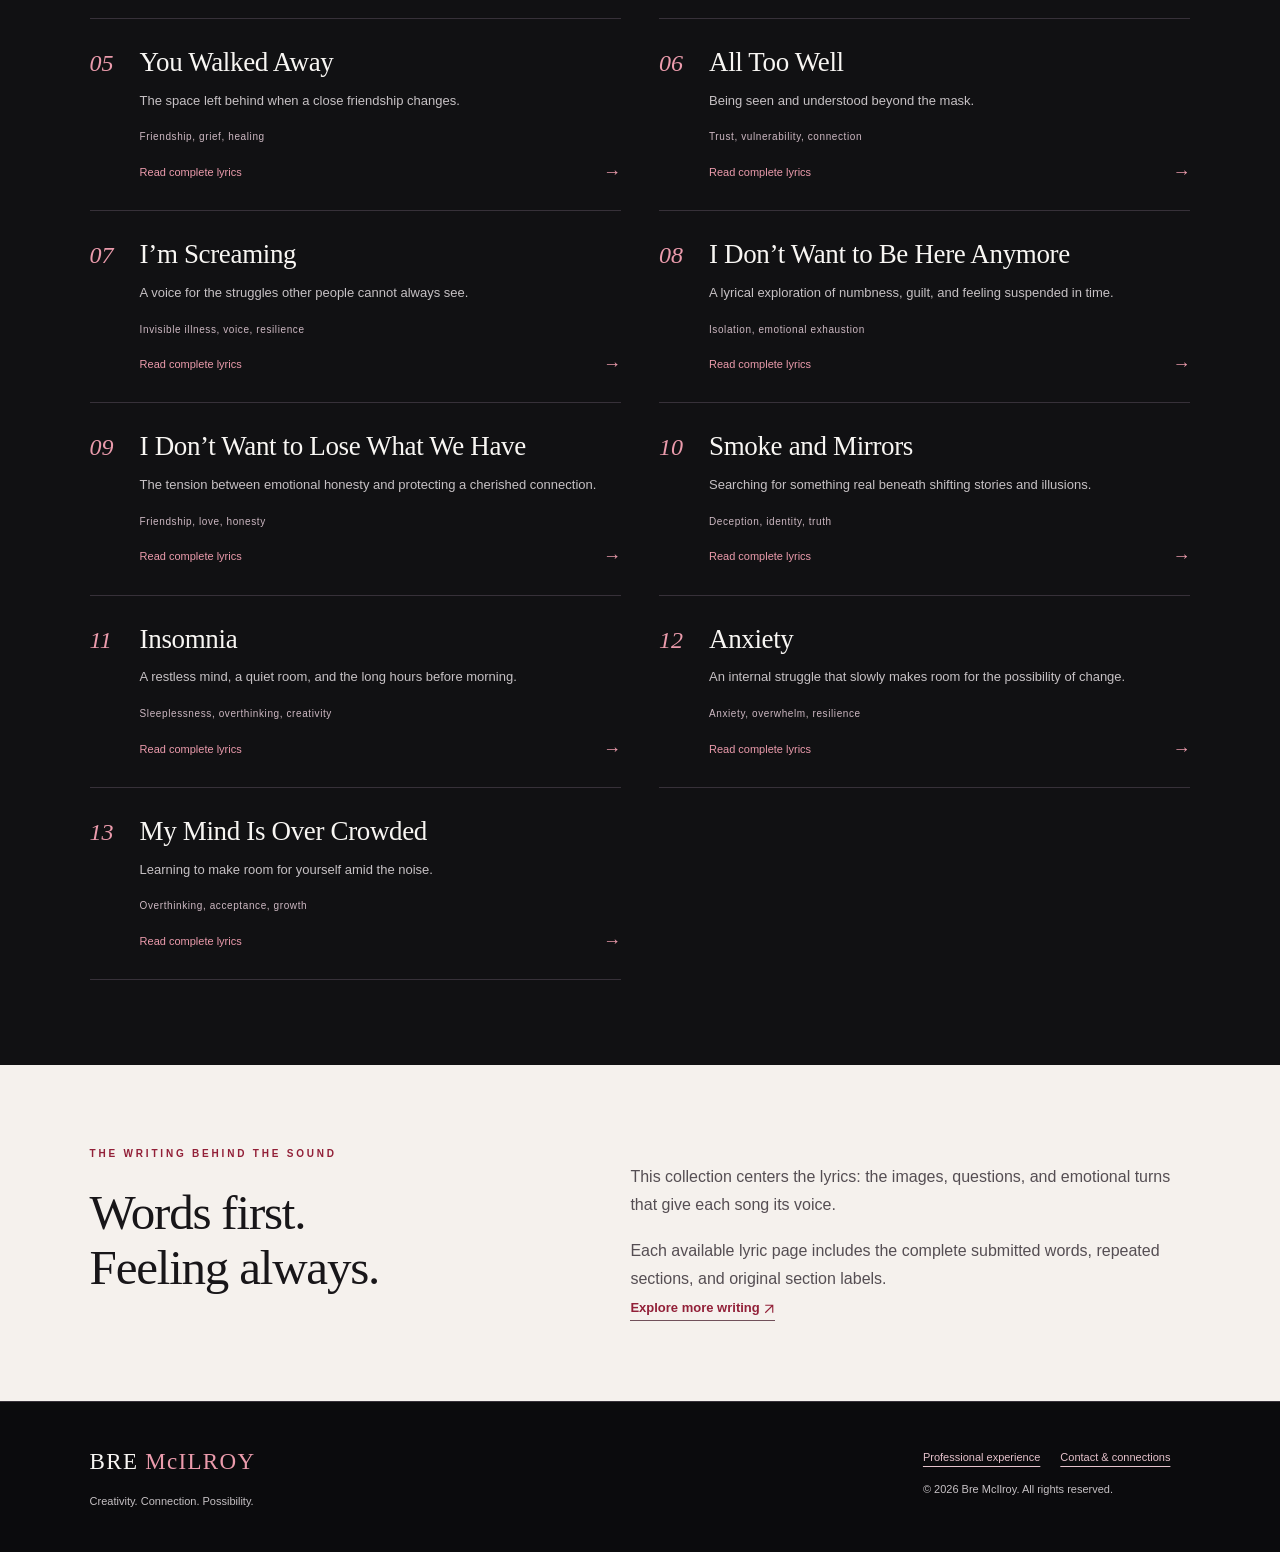
<file: music.html>
<!DOCTYPE html>
<html lang="en"><head><meta charset="utf-8"><meta name="viewport" content="width=device-width, initial-scale=1"><title>A Siren’s Freedom — Music &amp; Songwriting | Bre McIlroy</title><meta name="description" content="Explore 13 songwriting projects by Bre McIlroy, with complete lyrics for all 13 songs and transparent AI music credits."><meta name="theme-color" content="#111113"><link rel="icon" href="favicon.svg" type="image/svg+xml"><link rel="stylesheet" href="style.css?v=20261111-complete"><script src="site.js?v=20261111-complete" defer></script></head>
<body><a class="skip" href="#main">Skip to content</a><header><div class="header-inner"><a class="logo" href="index.html" aria-label="Bre McIlroy home">BRE <span>McILROY</span></a><nav aria-label="Main navigation"><a href="index.html">Home</a><a href="career.html">Experience</a><a href="index.html#work">Portfolio</a><a href="writing.html">Writing & Music</a><a href="music.html" aria-current="page">Music</a><a href="contact.html">Contact</a></nav></div></header><main id="main"><section class="wrap album-hero"><div><a class="back" href="writing.html">← Writing & Music</a><p class="eyebrow">Original songwriting · Bre McIlroy</p><h1>A Siren’s<br><em>Freedom.</em></h1><p class="lede">Thirteen songs.<br>A world of feeling.</p><p>Love, loss, invisible struggles, and the quiet work of finding yourself again—told through original lyrics by Bre McIlroy.</p><div class="actions"><a class="button" href="#song-collection">Explore the songs ↓</a><a class="text-link" href="https://open.spotify.com/artist/5aSXkZQHSKFXUVS3W4JjFO" target="_blank" rel="noopener noreferrer">Spotify artist profile <svg class="arrow" aria-hidden="true" viewBox="0 0 16 16" fill="none"><path d="M3 13 13 3M3 3h10v10" stroke="currentColor" stroke-width="1.5"/></svg></a></div></div><div class="album-quote"><span class="quote-mark" aria-hidden="true">“</span><blockquote>I’m still a work in progress<br>Still figuring it out</blockquote><p>My Mind Is Over Crowded</p><span class="quote-line" aria-hidden="true"></span><p class="small-credit">Original lyrics by Bre McIlroy<br>Music and vocals created with AI</p></div></section>
<section class="credit-band"><div class="wrap"><p><strong>The words are mine.</strong> This collection showcases my original songwriting. Music and vocals are created with AI.</p></div></section>
<section class="wrap section" id="song-collection"><div class="section-heading"><div><p class="eyebrow">Music & songwriting</p><h2>Explore the collection.</h2></div><p>Read the words behind the music.</p></div><div class="music-search" hidden data-music-search><label for="song-search">Find a song or theme</label><div class="search-row"><input id="song-search" type="search" placeholder="Try Anxiety, friendship, or resilience" autocomplete="off"><button class="search-clear" type="button" data-clear-search>Clear</button></div><p id="song-count" aria-live="polite" aria-atomic="true">13 songs</p></div><div class="music-grid"><a class="music-card" href="song-something-wrong-with-me.html" data-song data-search="Something Wrong With Me Identity, self-worth, belonging"><span class="music-number">01</span><div><h3>Something Wrong With Me</h3><p>A song about self-doubt and the search for belonging.</p><span class="music-themes">Identity, self-worth, belonging</span><span class="music-status">Read complete lyrics <span aria-hidden="true">→</span></span></div></a><a class="music-card" href="song-im-learning-to-fly.html" data-song data-search="I’m Learning to Fly Growth, hope, freedom"><span class="music-number">02</span><div><h3>I’m Learning to Fly</h3><p>A songwriting project about growth and finding freedom.</p><span class="music-themes">Growth, hope, freedom</span><span class="music-status">Read complete lyrics <span aria-hidden="true">→</span></span></div></a><a class="music-card" href="song-passenger-inside-my-skin.html" data-song data-search="Passenger Inside My Skin Invisible illness, resilience"><span class="music-number">03</span><div><h3>Passenger Inside My Skin</h3><p>Living with an unpredictable body while holding on to possibility.</p><span class="music-themes">Invisible illness, resilience</span><span class="music-status">Read complete lyrics <span aria-hidden="true">→</span></span></div></a><a class="music-card" href="song-nobodys-number-one.html" data-song data-search="Nobody’s Number One Friendship, self-worth"><span class="music-number">04</span><div><h3>Nobody’s Number One</h3><p>The ache of feeling overlooked, and the choice to recognize your own worth.</p><span class="music-themes">Friendship, self-worth</span><span class="music-status">Read complete lyrics <span aria-hidden="true">→</span></span></div></a><a class="music-card" href="song-you-walked-away.html" data-song data-search="You Walked Away Friendship, grief, healing"><span class="music-number">05</span><div><h3>You Walked Away</h3><p>The space left behind when a close friendship changes.</p><span class="music-themes">Friendship, grief, healing</span><span class="music-status">Read complete lyrics <span aria-hidden="true">→</span></span></div></a><a class="music-card" href="song-all-too-well.html" data-song data-search="All Too Well Trust, vulnerability, connection"><span class="music-number">06</span><div><h3>All Too Well</h3><p>Being seen and understood beyond the mask.</p><span class="music-themes">Trust, vulnerability, connection</span><span class="music-status">Read complete lyrics <span aria-hidden="true">→</span></span></div></a><a class="music-card" href="song-im-screaming.html" data-song data-search="I’m Screaming Invisible illness, voice, resilience"><span class="music-number">07</span><div><h3>I’m Screaming</h3><p>A voice for the struggles other people cannot always see.</p><span class="music-themes">Invisible illness, voice, resilience</span><span class="music-status">Read complete lyrics <span aria-hidden="true">→</span></span></div></a><a class="music-card" href="song-i-dont-want-to-be-here-anymore.html" data-song data-search="I Don’t Want to Be Here Anymore Isolation, emotional exhaustion"><span class="music-number">08</span><div><h3>I Don’t Want to Be Here Anymore</h3><p>A lyrical exploration of numbness, guilt, and feeling suspended in time.</p><span class="music-themes">Isolation, emotional exhaustion</span><span class="music-status">Read complete lyrics <span aria-hidden="true">→</span></span></div></a><a class="music-card" href="song-i-dont-want-to-lose-what-we-have.html" data-song data-search="I Don’t Want to Lose What We Have Friendship, love, honesty"><span class="music-number">09</span><div><h3>I Don’t Want to Lose What We Have</h3><p>The tension between emotional honesty and protecting a cherished connection.</p><span class="music-themes">Friendship, love, honesty</span><span class="music-status">Read complete lyrics <span aria-hidden="true">→</span></span></div></a><a class="music-card" href="song-smoke-and-mirrors.html" data-song data-search="Smoke and Mirrors Deception, identity, truth"><span class="music-number">10</span><div><h3>Smoke and Mirrors</h3><p>Searching for something real beneath shifting stories and illusions.</p><span class="music-themes">Deception, identity, truth</span><span class="music-status">Read complete lyrics <span aria-hidden="true">→</span></span></div></a><a class="music-card" href="song-insomnia.html" data-song data-search="Insomnia Sleeplessness, overthinking, creativity"><span class="music-number">11</span><div><h3>Insomnia</h3><p>A restless mind, a quiet room, and the long hours before morning.</p><span class="music-themes">Sleeplessness, overthinking, creativity</span><span class="music-status">Read complete lyrics <span aria-hidden="true">→</span></span></div></a><a class="music-card" href="song-anxiety.html" data-song data-search="Anxiety Anxiety, overwhelm, resilience"><span class="music-number">12</span><div><h3>Anxiety</h3><p>An internal struggle that slowly makes room for the possibility of change.</p><span class="music-themes">Anxiety, overwhelm, resilience</span><span class="music-status">Read complete lyrics <span aria-hidden="true">→</span></span></div></a><a class="music-card" href="song-my-mind-is-over-crowded.html" data-song data-search="My Mind Is Over Crowded Overthinking, acceptance, growth"><span class="music-number">13</span><div><h3>My Mind Is Over Crowded</h3><p>Learning to make room for yourself amid the noise.</p><span class="music-themes">Overthinking, acceptance, growth</span><span class="music-status">Read complete lyrics <span aria-hidden="true">→</span></span></div></a></div><p class="no-songs" data-no-songs hidden>No songs match your search. Try a title or another theme.</p></section>
<section class="intro"><div class="wrap split"><div><p class="eyebrow">The writing behind the sound</p><h2>Words first.<br>Feeling always.</h2></div><div><p>This collection centers the lyrics: the images, questions, and emotional turns that give each song its voice.</p><p>Each available lyric page includes the complete submitted words, repeated sections, and original section labels.</p><a class="text-link" href="writing.html">Explore more writing <svg class="arrow" aria-hidden="true" viewBox="0 0 16 16" fill="none"><path d="M3 13 13 3M3 3h10v10" stroke="currentColor" stroke-width="1.5"/></svg></a></div></div></section></main><footer><div><a class="logo" href="index.html">BRE <span>McILROY</span></a><p>Creativity. Connection. Possibility.</p></div><div><a href="career.html">Professional experience</a><a href="contact.html">Contact & connections</a><p>© 2026 Bre McIlroy. All rights reserved.</p></div></footer></body></html>
</file>
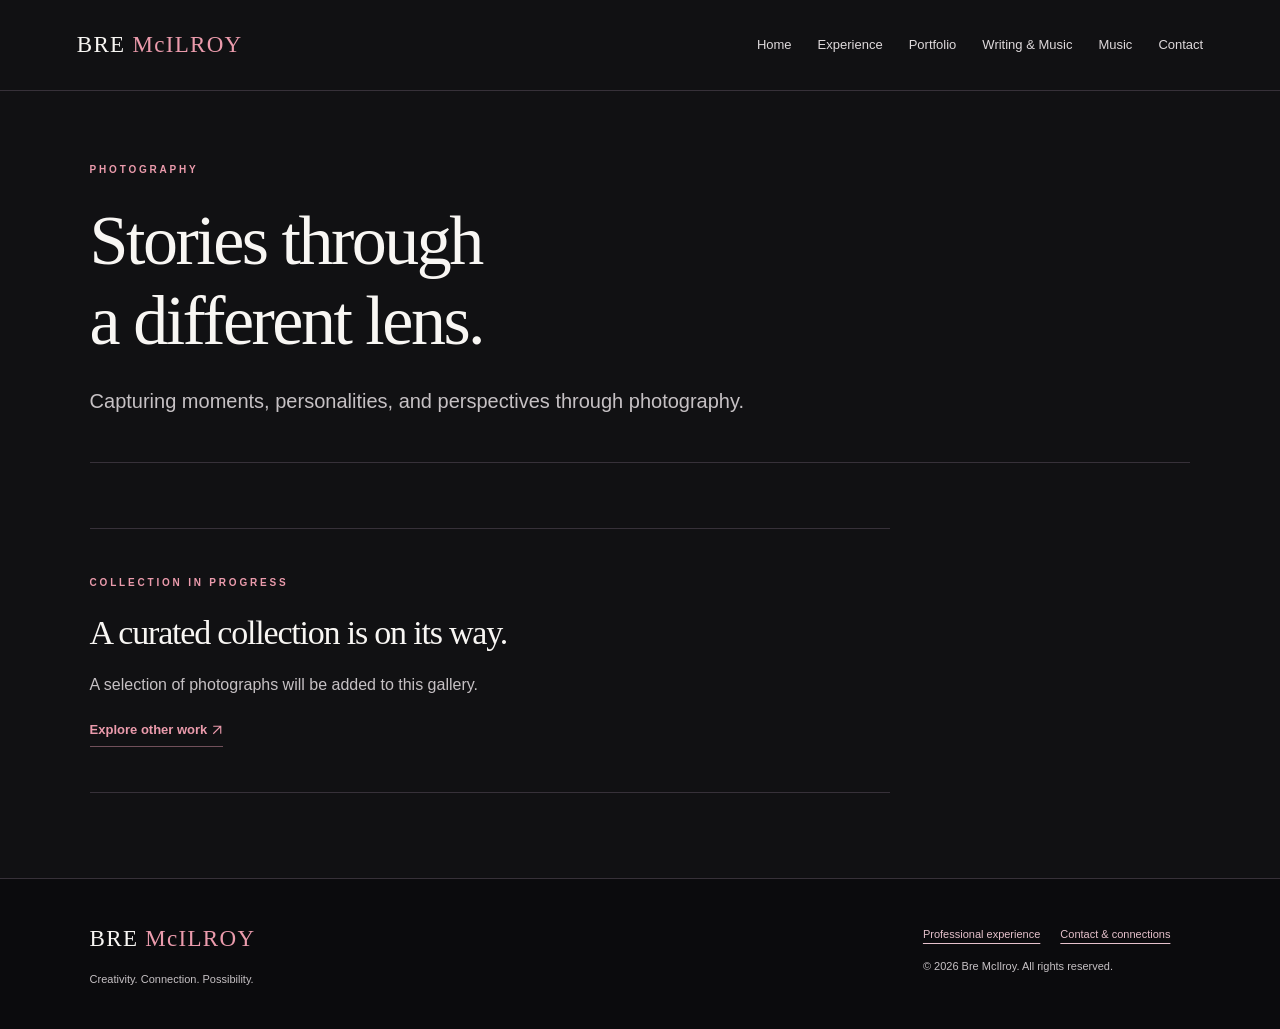
<file: photography.html>
<!DOCTYPE html>
<html lang="en"><head><meta charset="utf-8"><meta name="viewport" content="width=device-width, initial-scale=1"><title>Photography Portfolio | Bre McIlroy</title><meta name="description" content="Capturing moments, personalities, and perspectives through photography."><meta name="theme-color" content="#111113"><link rel="icon" href="favicon.svg" type="image/svg+xml"><link rel="stylesheet" href="style.css?v=20261111-complete"><script src="site.js?v=20261111-complete" defer></script></head>
<body><a class="skip" href="#main">Skip to content</a><header><div class="header-inner"><a class="logo" href="index.html" aria-label="Bre McIlroy home">BRE <span>McILROY</span></a><nav aria-label="Main navigation"><a href="index.html">Home</a><a href="career.html">Experience</a><a href="index.html#work">Portfolio</a><a href="writing.html">Writing & Music</a><a href="music.html">Music</a><a href="contact.html">Contact</a></nav></div></header><main id="main"><section class="page-intro wrap"><p class="eyebrow">Photography</p><h1>Stories through<br>a different lens.</h1><p class="lede">Capturing moments, personalities, and perspectives through photography.</p></section><section class="wrap section compact"><div class="empty-state"><p class="eyebrow">Collection in progress</p><h2>A curated collection is on its way.</h2><p>A selection of photographs will be added to this gallery.</p><a class="text-link" href="index.html#work">Explore other work <svg class="arrow" aria-hidden="true" viewBox="0 0 16 16" fill="none"><path d="M3 13 13 3M3 3h10v10" stroke="currentColor" stroke-width="1.5"/></svg></a></div></section></main><footer><div><a class="logo" href="index.html">BRE <span>McILROY</span></a><p>Creativity. Connection. Possibility.</p></div><div><a href="career.html">Professional experience</a><a href="contact.html">Contact & connections</a><p>© 2026 Bre McIlroy. All rights reserved.</p></div></footer></body></html>
</file>
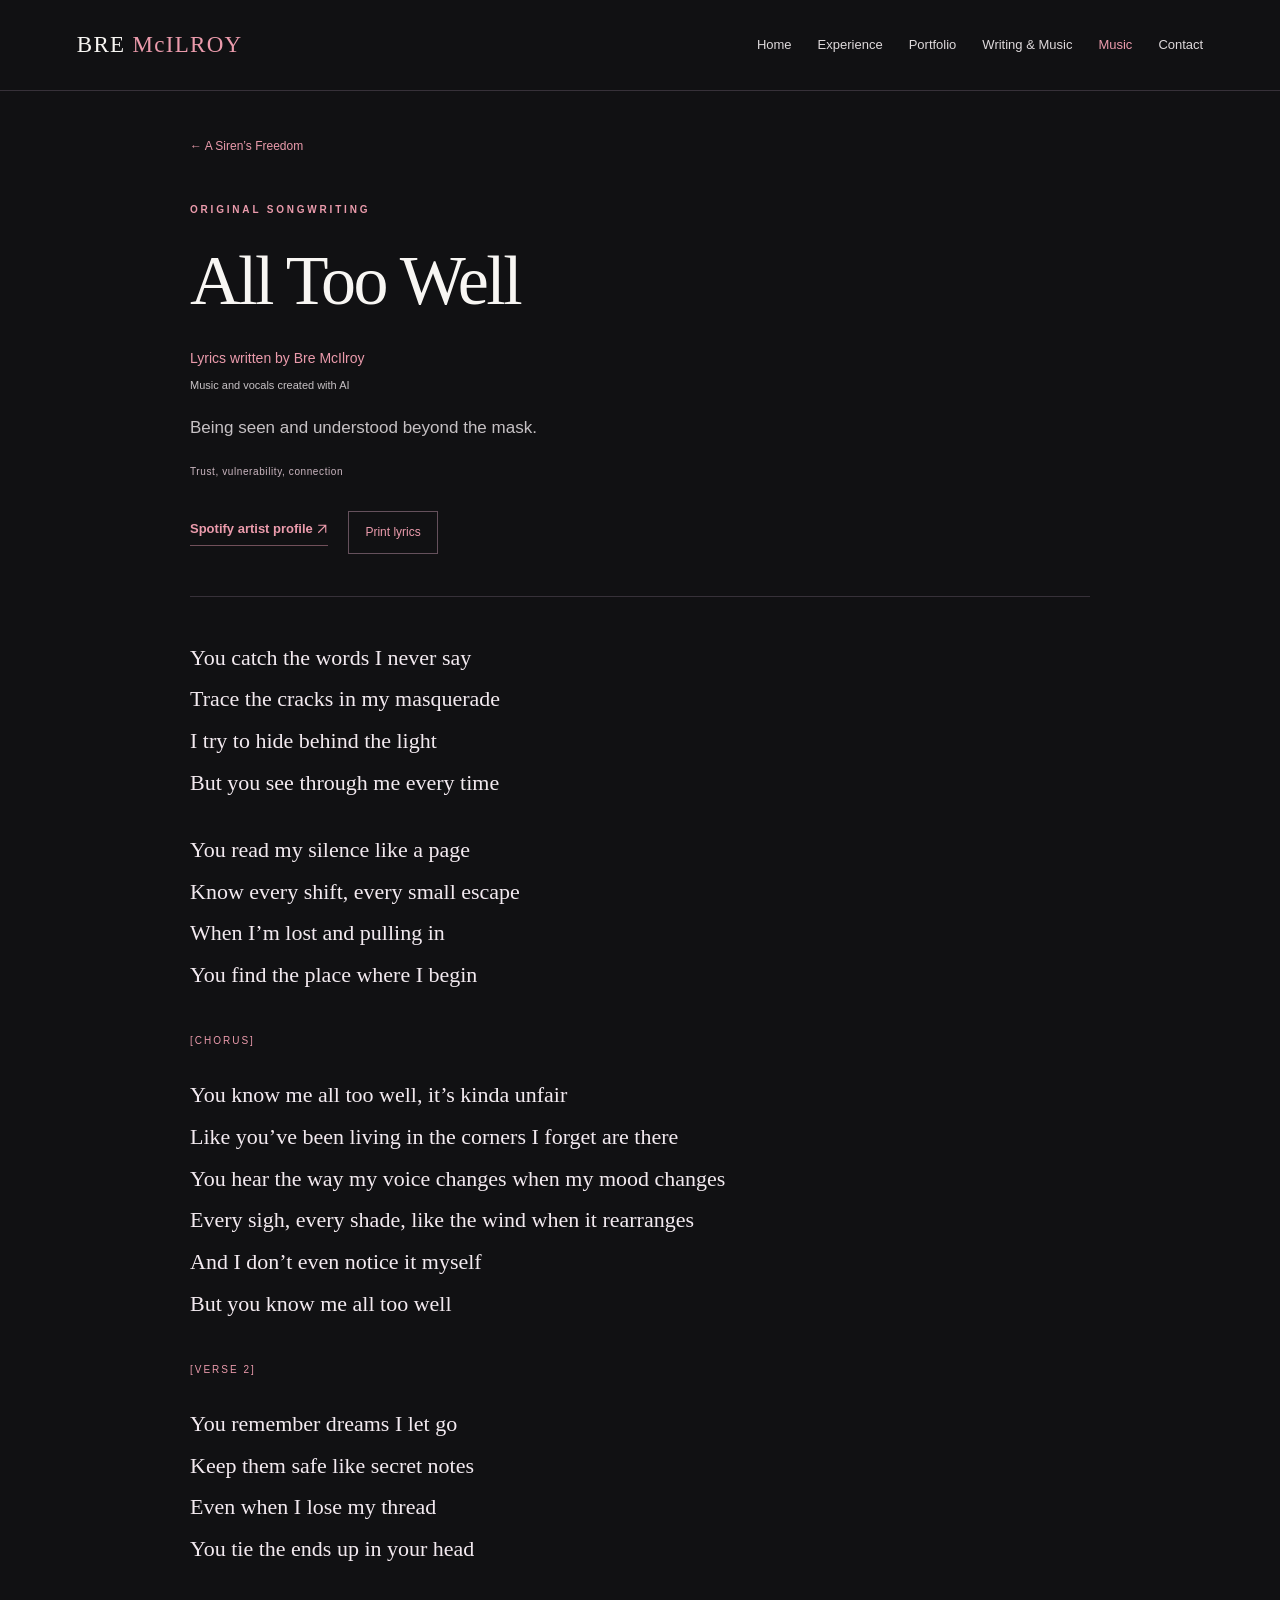
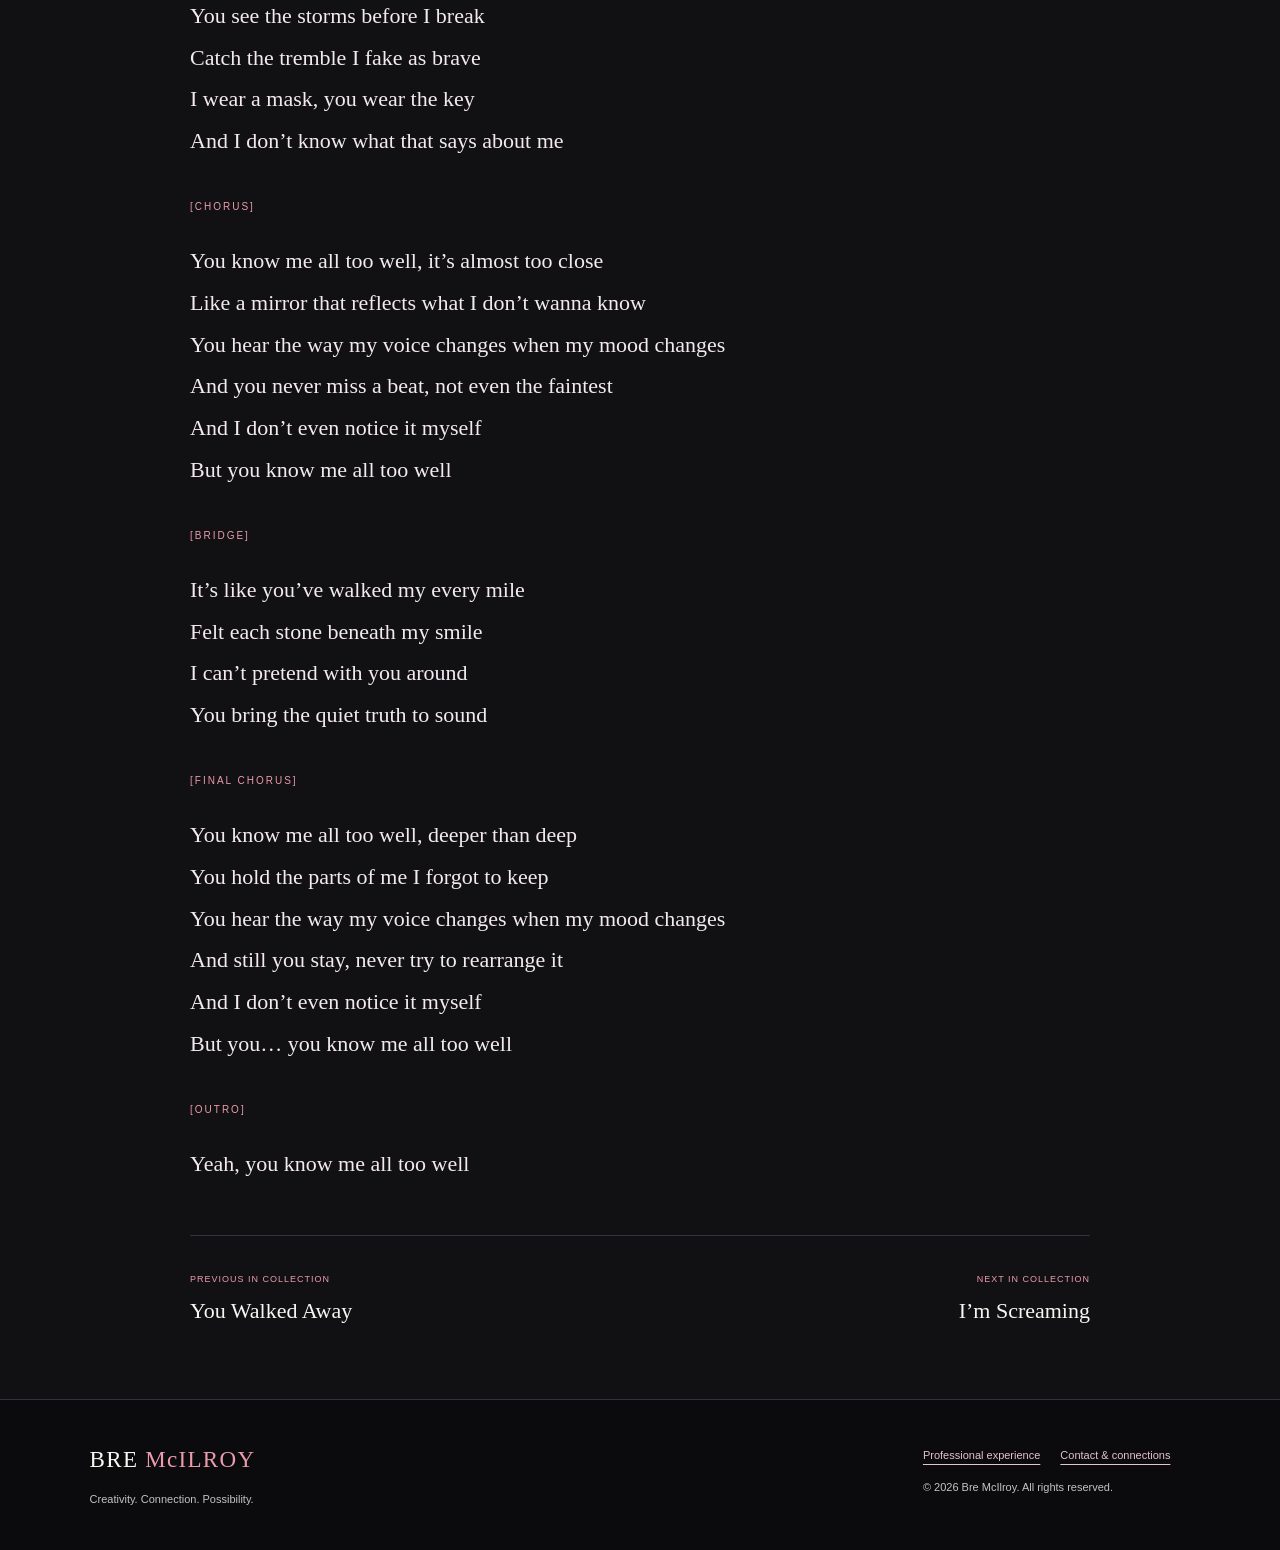
<file: song-all-too-well.html>
<!DOCTYPE html>
<html lang="en"><head><meta charset="utf-8"><meta name="viewport" content="width=device-width, initial-scale=1"><title>All Too Well — Original Lyrics | Bre McIlroy</title><meta name="description" content="Being seen and understood beyond the mask."><meta name="theme-color" content="#111113"><link rel="icon" href="favicon.svg" type="image/svg+xml"><link rel="stylesheet" href="style.css?v=20261111-complete"><script src="site.js?v=20261111-complete" defer></script></head>
<body><a class="skip" href="#main">Skip to content</a><header><div class="header-inner"><a class="logo" href="index.html" aria-label="Bre McIlroy home">BRE <span>McILROY</span></a><nav aria-label="Main navigation"><a href="index.html">Home</a><a href="career.html">Experience</a><a href="index.html#work">Portfolio</a><a href="writing.html">Writing & Music</a><a href="music.html" aria-current="page">Music</a><a href="contact.html">Contact</a></nav></div></header><main id="main"><div class="wrap song-page"><a class="back" href="music.html#song-collection">← A Siren’s Freedom</a><section class="song-intro"><p class="eyebrow">Original songwriting</p><h1>All Too Well</h1><p class="song-byline">Lyrics written by Bre McIlroy</p><p class="song-production">Music and vocals created with AI</p><p class="song-description">Being seen and understood beyond the mask.</p><p class="music-themes">Trust, vulnerability, connection</p><div class="actions"><a class="text-link" href="https://open.spotify.com/artist/5aSXkZQHSKFXUVS3W4JjFO" target="_blank" rel="noopener noreferrer">Spotify artist profile <svg class="arrow" aria-hidden="true" viewBox="0 0 16 16" fill="none"><path d="M3 13 13 3M3 3h10v10" stroke="currentColor" stroke-width="1.5"/></svg></a><button class="print-lyrics" type="button" data-print>Print lyrics</button></div></section><article class="lyrics" aria-label="Complete song lyrics"><p class="lyric-stanza">You catch the words I never say
Trace the cracks in my masquerade
I try to hide behind the light
But you see through me every time</p><p class="lyric-stanza">You read my silence like a page
Know every shift, every small escape
When I’m lost and pulling in
You find the place where I begin</p><h2 class="lyric-label">[Chorus]</h2><p class="lyric-stanza">You know me all too well, it’s kinda unfair
Like you’ve been living in the corners I forget are there
You hear the way my voice changes when my mood changes
Every sigh, every shade, like the wind when it rearranges
And I don’t even notice it myself
But you know me all too well</p><h2 class="lyric-label">[Verse 2]</h2><p class="lyric-stanza">You remember dreams I let go
Keep them safe like secret notes
Even when I lose my thread
You tie the ends up in your head</p><p class="lyric-stanza">You see the storms before I break
Catch the tremble I fake as brave
I wear a mask, you wear the key
And I don’t know what that says about me</p><h2 class="lyric-label">[Chorus]</h2><p class="lyric-stanza">You know me all too well, it’s almost too close
Like a mirror that reflects what I don’t wanna know
You hear the way my voice changes when my mood changes
And you never miss a beat, not even the faintest
And I don’t even notice it myself
But you know me all too well</p><h2 class="lyric-label">[Bridge]</h2><p class="lyric-stanza">It’s like you’ve walked my every mile
Felt each stone beneath my smile
I can’t pretend with you around
You bring the quiet truth to sound</p><h2 class="lyric-label">[Final Chorus]</h2><p class="lyric-stanza">You know me all too well, deeper than deep
You hold the parts of me I forgot to keep
You hear the way my voice changes when my mood changes
And still you stay, never try to rearrange it
And I don’t even notice it myself
But you… you know me all too well</p><h2 class="lyric-label">[Outro]</h2><p class="lyric-stanza">Yeah, you know me all too well</p></article><nav class="song-neighbors" aria-label="Browse songs"><a href="song-you-walked-away.html"><span>Previous in collection</span>You Walked Away</a><a href="song-im-screaming.html"><span>Next in collection</span>I’m Screaming</a></nav></div></main><footer><div><a class="logo" href="index.html">BRE <span>McILROY</span></a><p>Creativity. Connection. Possibility.</p></div><div><a href="career.html">Professional experience</a><a href="contact.html">Contact & connections</a><p>© 2026 Bre McIlroy. All rights reserved.</p></div></footer></body></html>
</file>
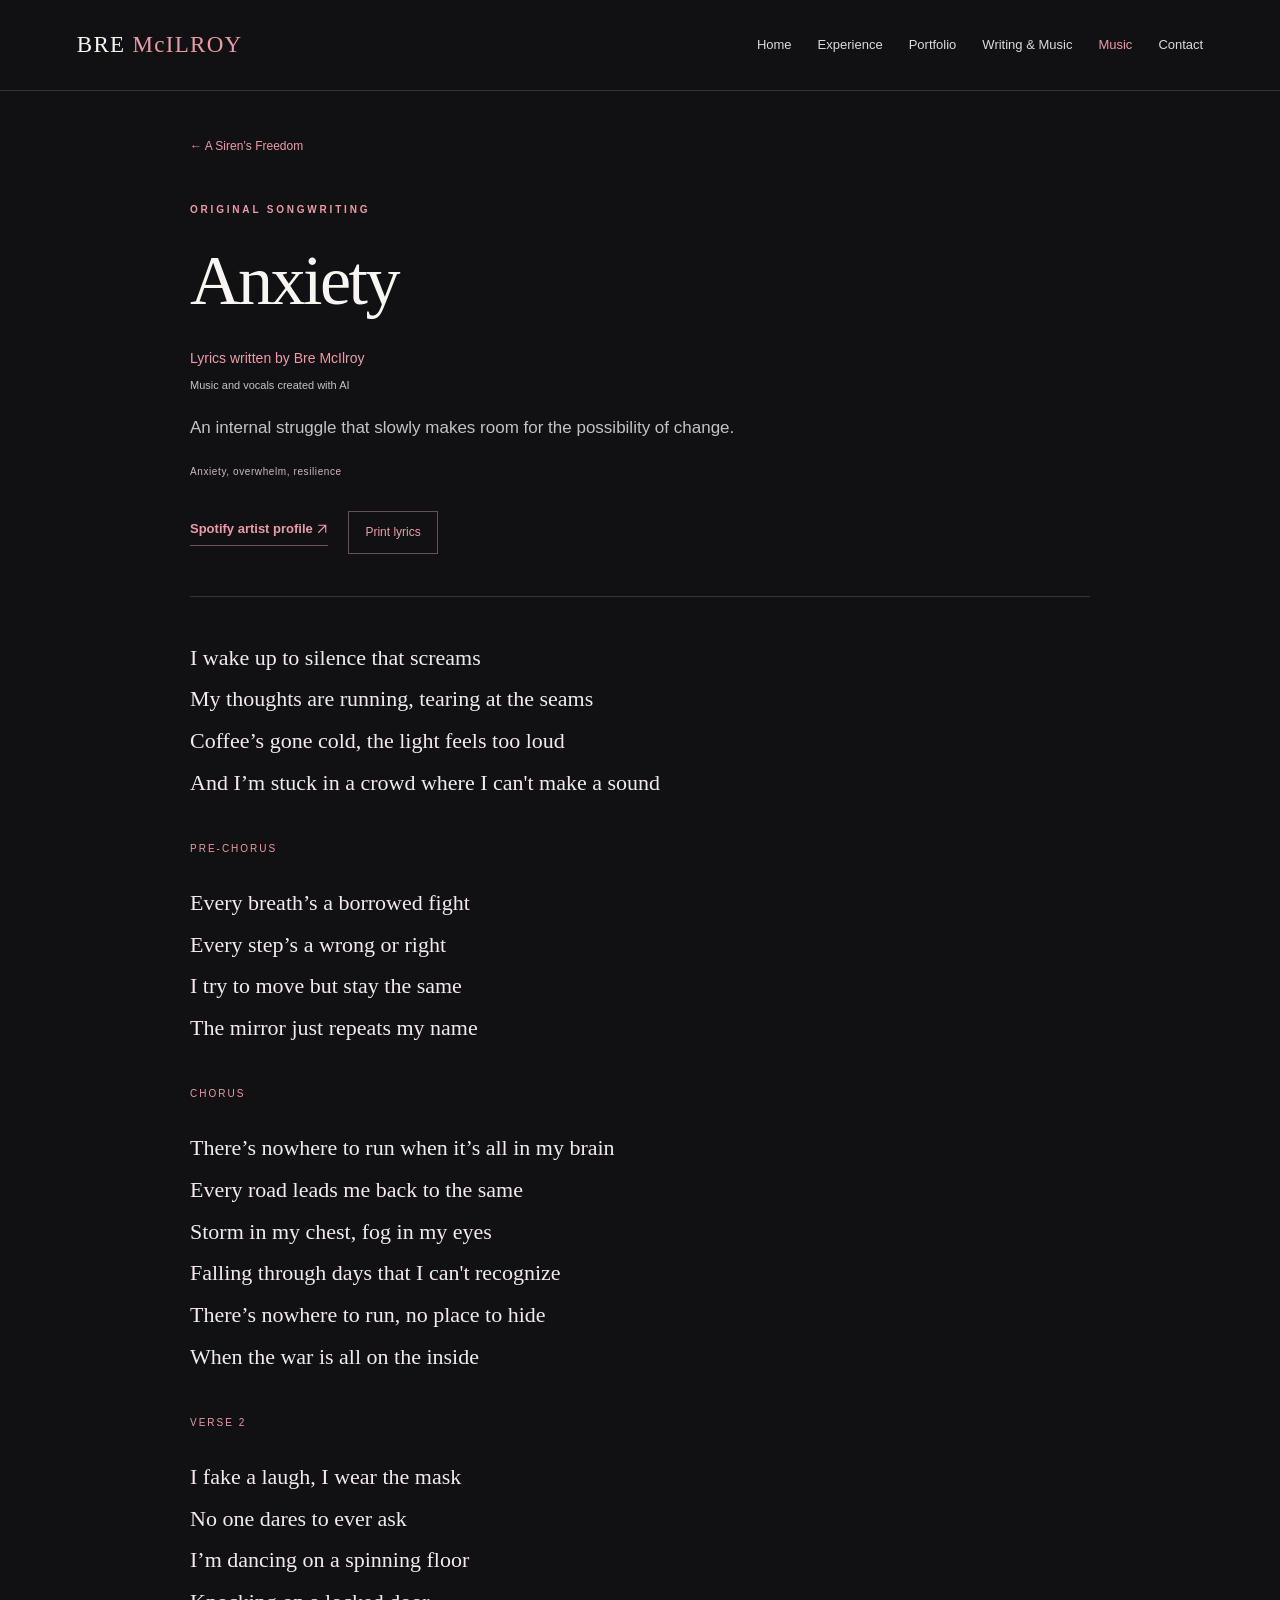
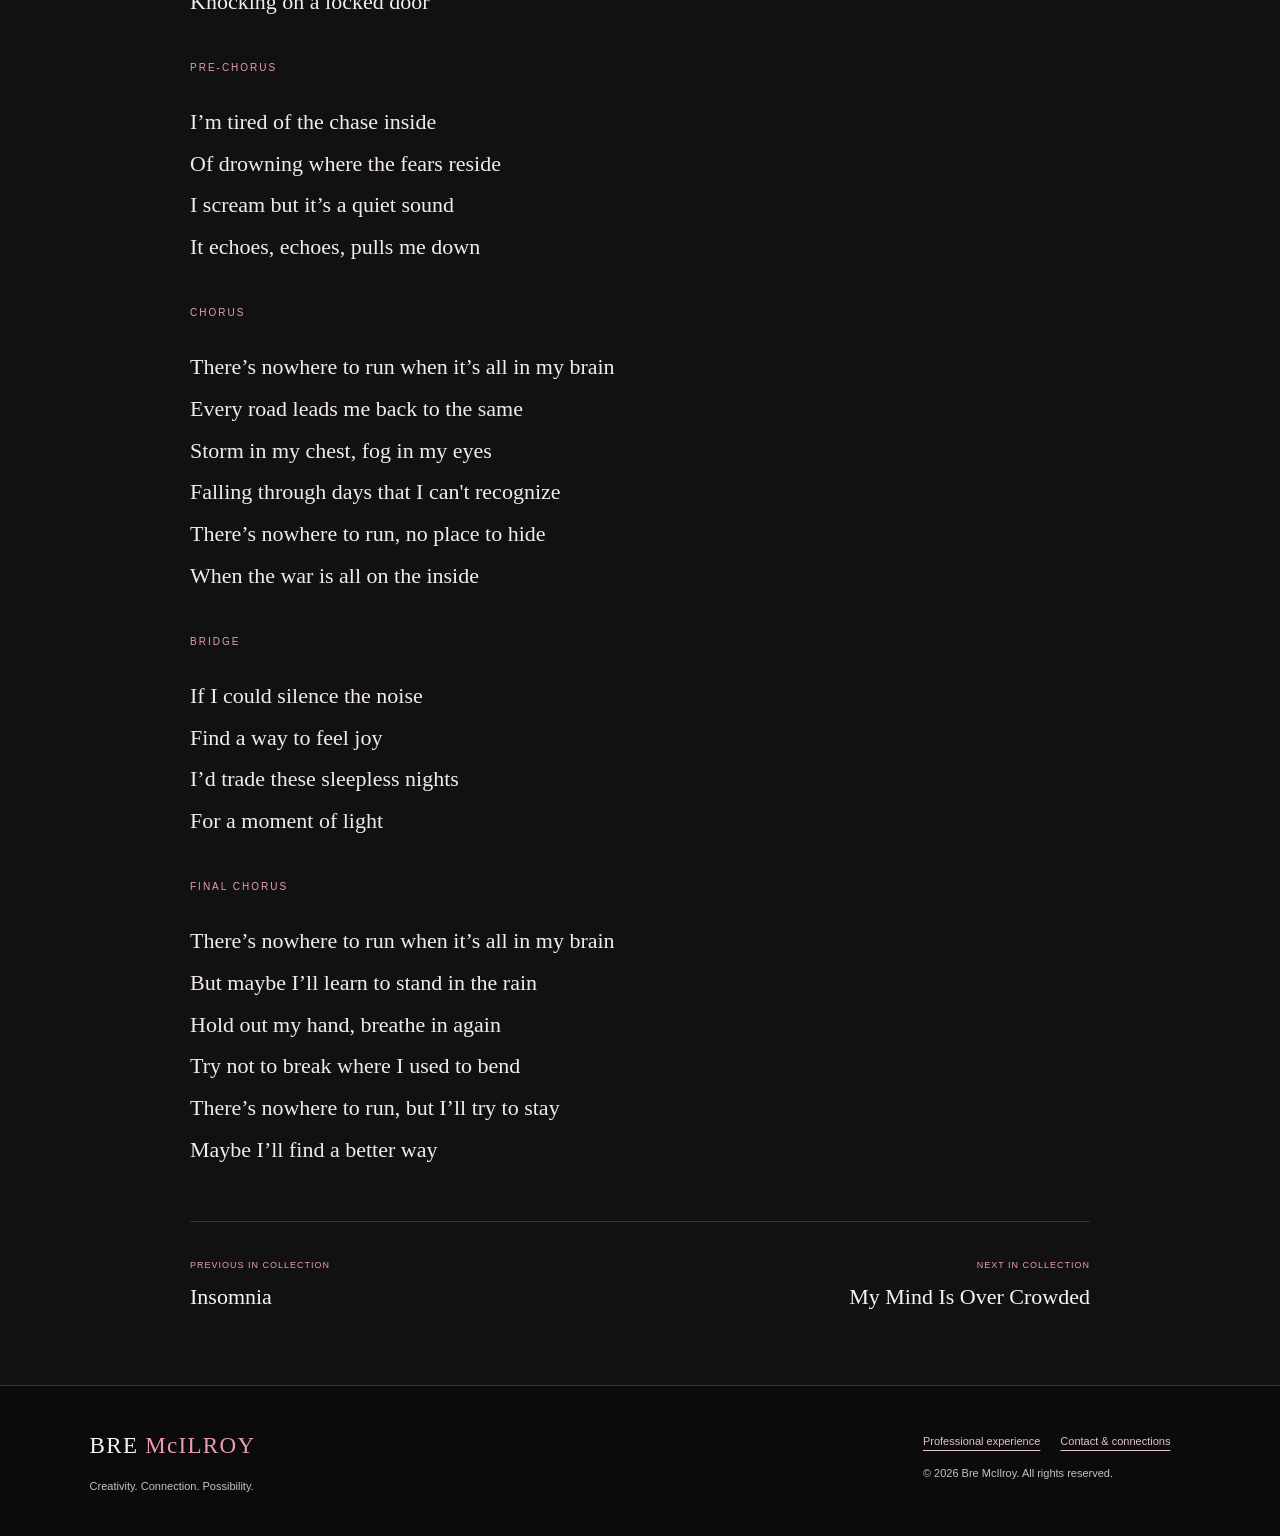
<file: song-anxiety.html>
<!DOCTYPE html>
<html lang="en"><head><meta charset="utf-8"><meta name="viewport" content="width=device-width, initial-scale=1"><title>Anxiety — Original Lyrics | Bre McIlroy</title><meta name="description" content="An internal struggle that slowly makes room for the possibility of change."><meta name="theme-color" content="#111113"><link rel="icon" href="favicon.svg" type="image/svg+xml"><link rel="stylesheet" href="style.css?v=20261111-complete"><script src="site.js?v=20261111-complete" defer></script></head>
<body><a class="skip" href="#main">Skip to content</a><header><div class="header-inner"><a class="logo" href="index.html" aria-label="Bre McIlroy home">BRE <span>McILROY</span></a><nav aria-label="Main navigation"><a href="index.html">Home</a><a href="career.html">Experience</a><a href="index.html#work">Portfolio</a><a href="writing.html">Writing & Music</a><a href="music.html" aria-current="page">Music</a><a href="contact.html">Contact</a></nav></div></header><main id="main"><div class="wrap song-page"><a class="back" href="music.html#song-collection">← A Siren’s Freedom</a><section class="song-intro"><p class="eyebrow">Original songwriting</p><h1>Anxiety</h1><p class="song-byline">Lyrics written by Bre McIlroy</p><p class="song-production">Music and vocals created with AI</p><p class="song-description">An internal struggle that slowly makes room for the possibility of change.</p><p class="music-themes">Anxiety, overwhelm, resilience</p><div class="actions"><a class="text-link" href="https://open.spotify.com/artist/5aSXkZQHSKFXUVS3W4JjFO" target="_blank" rel="noopener noreferrer">Spotify artist profile <svg class="arrow" aria-hidden="true" viewBox="0 0 16 16" fill="none"><path d="M3 13 13 3M3 3h10v10" stroke="currentColor" stroke-width="1.5"/></svg></a><button class="print-lyrics" type="button" data-print>Print lyrics</button></div></section><article class="lyrics" aria-label="Complete song lyrics"><p class="lyric-stanza">I wake up to silence that screams
My thoughts are running, tearing at the seams
Coffee’s gone cold, the light feels too loud
And I’m stuck in a crowd where I can&#x27;t make a sound</p><h2 class="lyric-label">Pre-Chorus</h2><p class="lyric-stanza">Every breath’s a borrowed fight
Every step’s a wrong or right
I try to move but stay the same
The mirror just repeats my name</p><h2 class="lyric-label">Chorus</h2><p class="lyric-stanza">There’s nowhere to run when it’s all in my brain
Every road leads me back to the same
Storm in my chest, fog in my eyes
Falling through days that I can&#x27;t recognize
There’s nowhere to run, no place to hide
When the war is all on the inside</p><h2 class="lyric-label">Verse 2</h2><p class="lyric-stanza">I fake a laugh, I wear the mask
No one dares to ever ask
I’m dancing on a spinning floor
Knocking on a locked door</p><h2 class="lyric-label">Pre-Chorus</h2><p class="lyric-stanza">I’m tired of the chase inside
Of drowning where the fears reside
I scream but it’s a quiet sound
It echoes, echoes, pulls me down</p><h2 class="lyric-label">Chorus</h2><p class="lyric-stanza">There’s nowhere to run when it’s all in my brain
Every road leads me back to the same
Storm in my chest, fog in my eyes
Falling through days that I can&#x27;t recognize
There’s nowhere to run, no place to hide
When the war is all on the inside</p><h2 class="lyric-label">Bridge</h2><p class="lyric-stanza">If I could silence the noise
Find a way to feel joy
I’d trade these sleepless nights
For a moment of light</p><h2 class="lyric-label">Final Chorus</h2><p class="lyric-stanza">There’s nowhere to run when it’s all in my brain
But maybe I’ll learn to stand in the rain
Hold out my hand, breathe in again
Try not to break where I used to bend
There’s nowhere to run, but I’ll try to stay
Maybe I’ll find a better way</p></article><nav class="song-neighbors" aria-label="Browse songs"><a href="song-insomnia.html"><span>Previous in collection</span>Insomnia</a><a href="song-my-mind-is-over-crowded.html"><span>Next in collection</span>My Mind Is Over Crowded</a></nav></div></main><footer><div><a class="logo" href="index.html">BRE <span>McILROY</span></a><p>Creativity. Connection. Possibility.</p></div><div><a href="career.html">Professional experience</a><a href="contact.html">Contact & connections</a><p>© 2026 Bre McIlroy. All rights reserved.</p></div></footer></body></html>
</file>
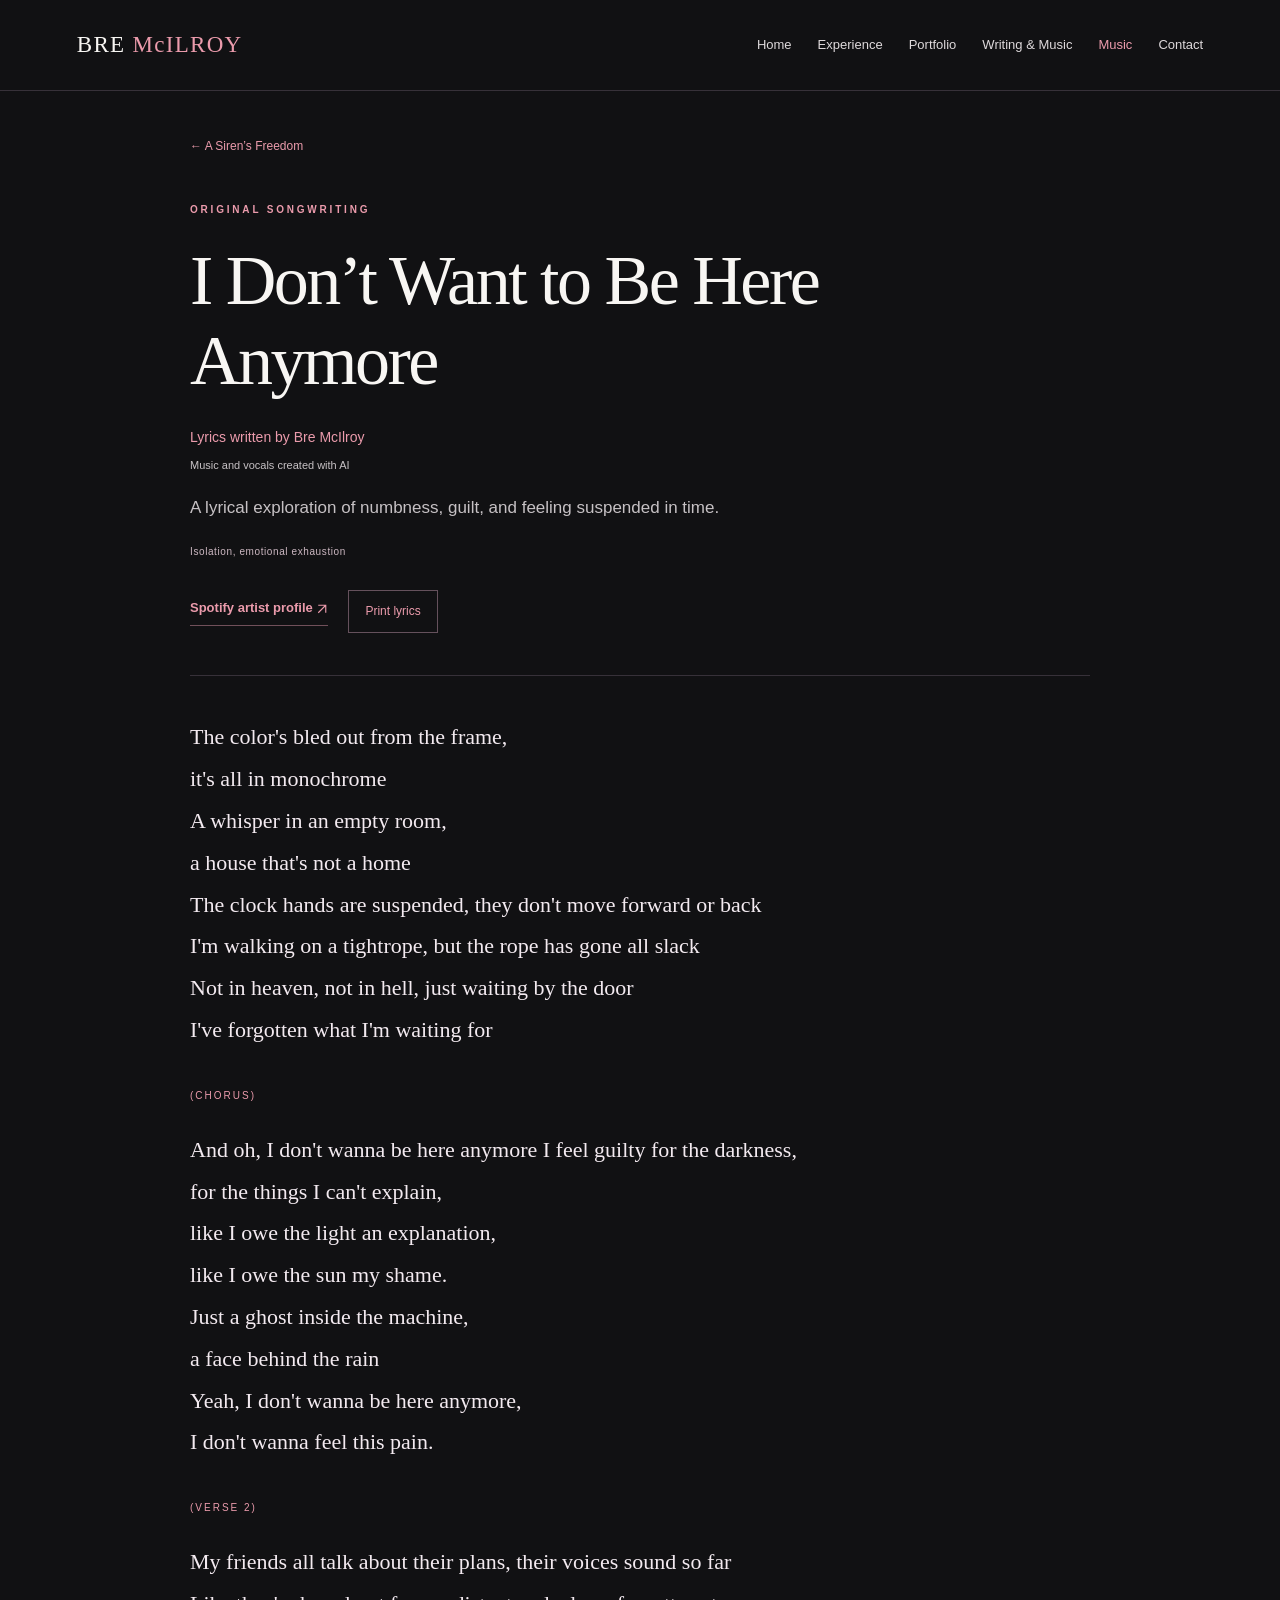
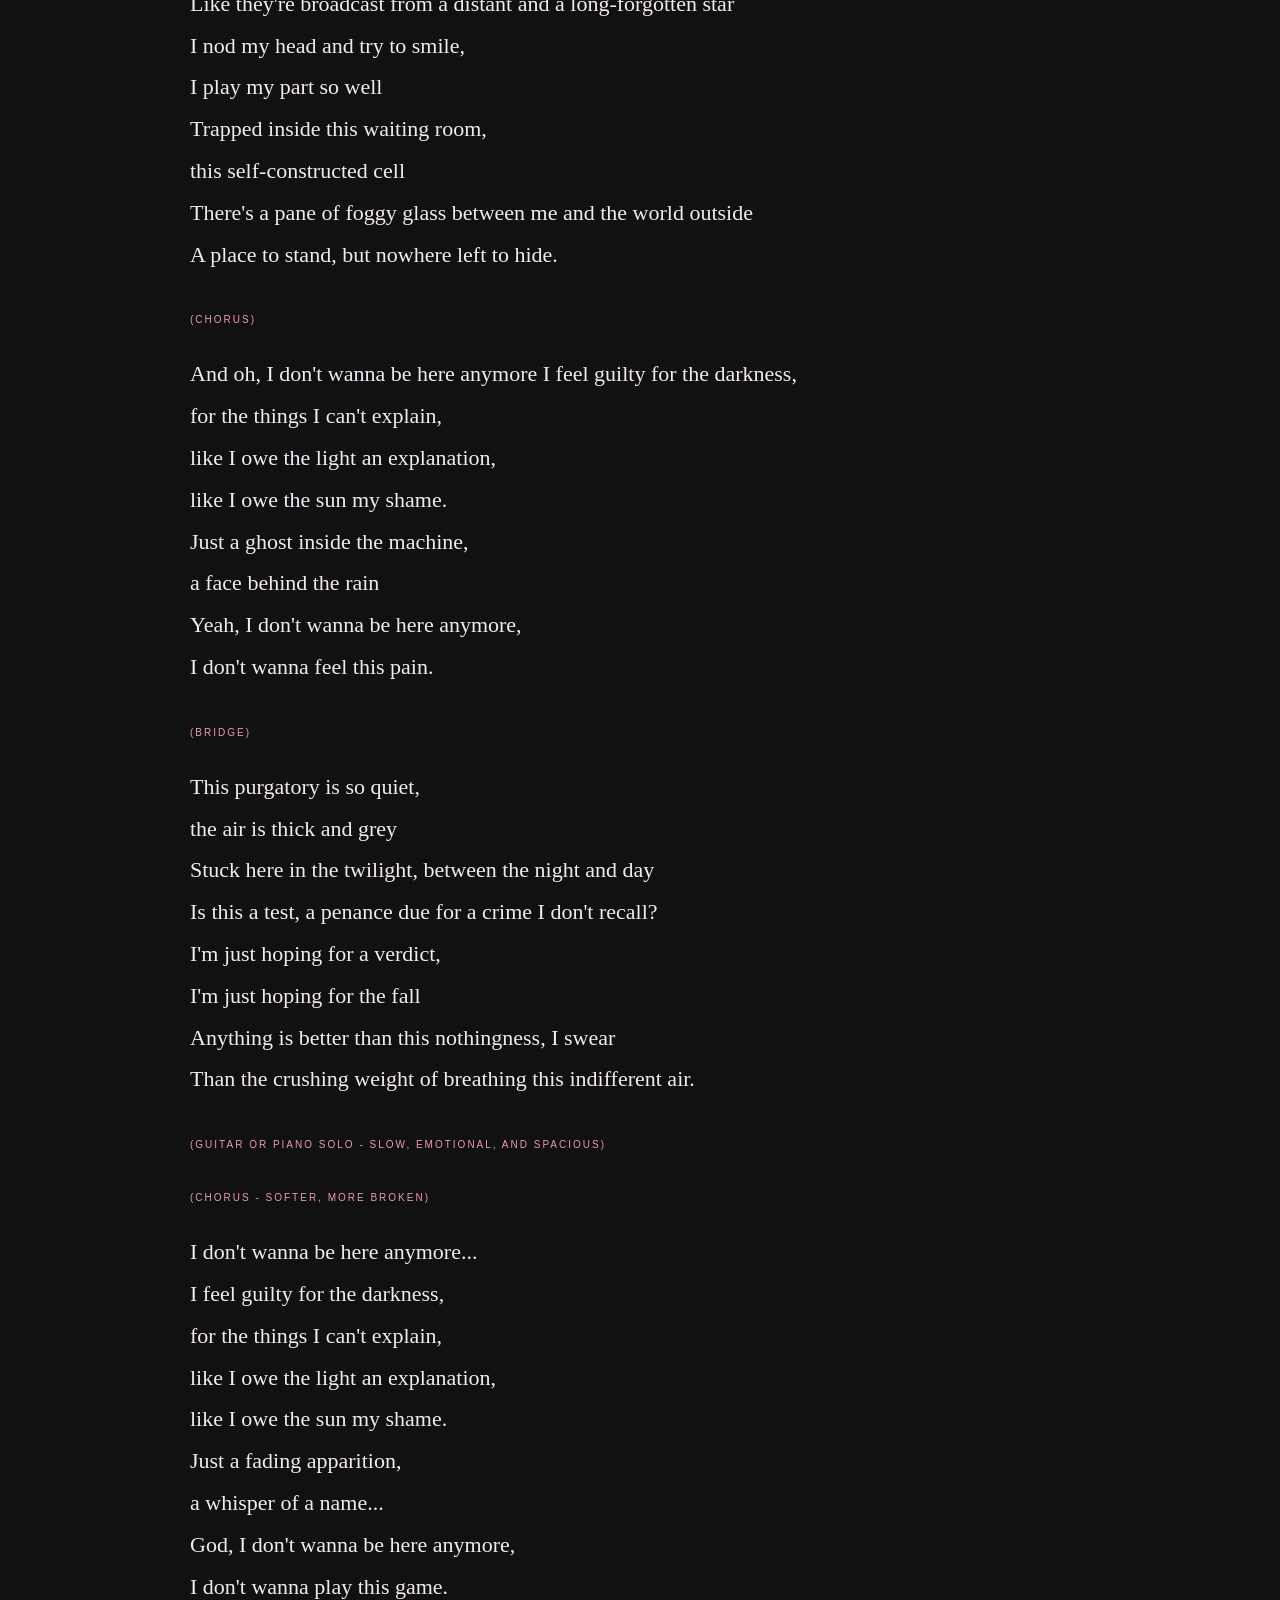
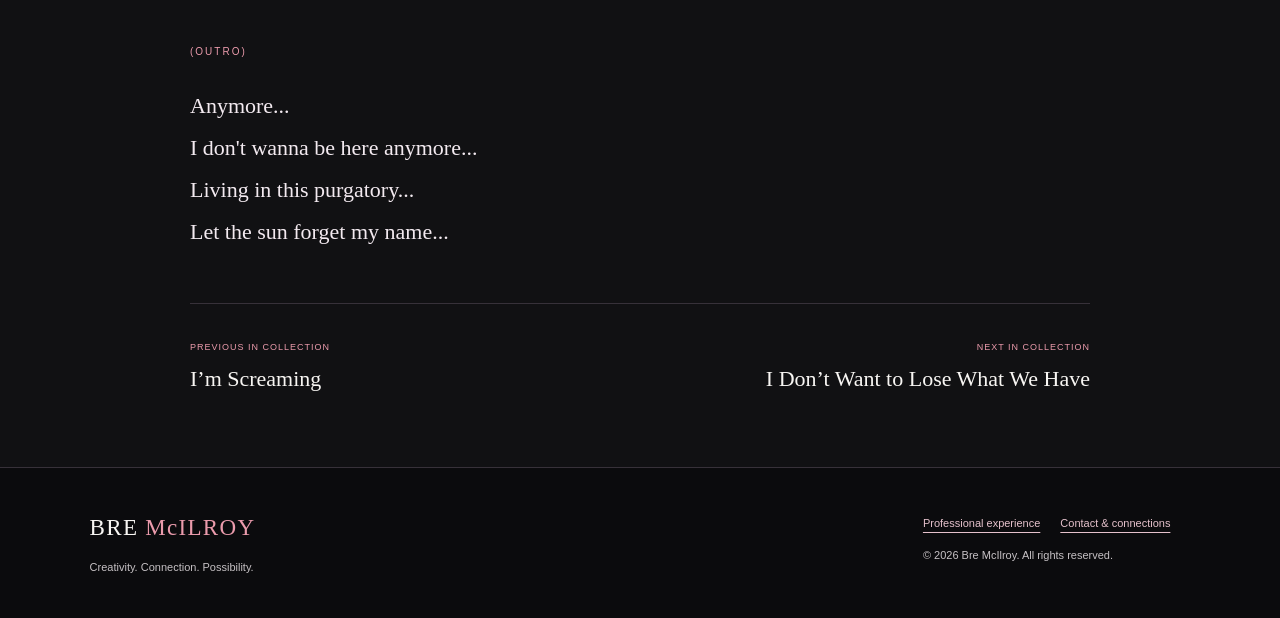
<file: song-i-dont-want-to-be-here-anymore.html>
<!DOCTYPE html>
<html lang="en"><head><meta charset="utf-8"><meta name="viewport" content="width=device-width, initial-scale=1"><title>I Don’t Want to Be Here Anymore — Original Lyrics | Bre McIlroy</title><meta name="description" content="A lyrical exploration of numbness, guilt, and feeling suspended in time."><meta name="theme-color" content="#111113"><link rel="icon" href="favicon.svg" type="image/svg+xml"><link rel="stylesheet" href="style.css?v=20261111-complete"><script src="site.js?v=20261111-complete" defer></script></head>
<body><a class="skip" href="#main">Skip to content</a><header><div class="header-inner"><a class="logo" href="index.html" aria-label="Bre McIlroy home">BRE <span>McILROY</span></a><nav aria-label="Main navigation"><a href="index.html">Home</a><a href="career.html">Experience</a><a href="index.html#work">Portfolio</a><a href="writing.html">Writing & Music</a><a href="music.html" aria-current="page">Music</a><a href="contact.html">Contact</a></nav></div></header><main id="main"><div class="wrap song-page"><a class="back" href="music.html#song-collection">← A Siren’s Freedom</a><section class="song-intro"><p class="eyebrow">Original songwriting</p><h1>I Don’t Want to Be Here Anymore</h1><p class="song-byline">Lyrics written by Bre McIlroy</p><p class="song-production">Music and vocals created with AI</p><p class="song-description">A lyrical exploration of numbness, guilt, and feeling suspended in time.</p><p class="music-themes">Isolation, emotional exhaustion</p><div class="actions"><a class="text-link" href="https://open.spotify.com/artist/5aSXkZQHSKFXUVS3W4JjFO" target="_blank" rel="noopener noreferrer">Spotify artist profile <svg class="arrow" aria-hidden="true" viewBox="0 0 16 16" fill="none"><path d="M3 13 13 3M3 3h10v10" stroke="currentColor" stroke-width="1.5"/></svg></a><button class="print-lyrics" type="button" data-print>Print lyrics</button></div></section><article class="lyrics" aria-label="Complete song lyrics"><p class="lyric-stanza">The color&#x27;s bled out from the frame,
it&#x27;s all in monochrome
A whisper in an empty room,
a house that&#x27;s not a home
The clock hands are suspended, they don&#x27;t move forward or back
I&#x27;m walking on a tightrope, but the rope has gone all slack
Not in heaven, not in hell, just waiting by the door
I&#x27;ve forgotten what I&#x27;m waiting for</p><h2 class="lyric-label">(Chorus)</h2><p class="lyric-stanza">And oh, I don&#x27;t wanna be here anymore I feel guilty for the darkness,
for the things I can&#x27;t explain,
like I owe the light an explanation,
like I owe the sun my shame.
Just a ghost inside the machine,
a face behind the rain
Yeah, I don&#x27;t wanna be here anymore,
I don&#x27;t wanna feel this pain.</p><h2 class="lyric-label">(Verse 2)</h2><p class="lyric-stanza">My friends all talk about their plans, their voices sound so far
Like they&#x27;re broadcast from a distant and a long-forgotten star
I nod my head and try to smile,
I play my part so well
Trapped inside this waiting room,
this self-constructed cell
There&#x27;s a pane of foggy glass between me and the world outside
A place to stand, but nowhere left to hide.</p><h2 class="lyric-label">(Chorus)</h2><p class="lyric-stanza">And oh, I don&#x27;t wanna be here anymore I feel guilty for the darkness,
for the things I can&#x27;t explain,
like I owe the light an explanation,
like I owe the sun my shame.
Just a ghost inside the machine,
a face behind the rain
Yeah, I don&#x27;t wanna be here anymore,
I don&#x27;t wanna feel this pain.</p><h2 class="lyric-label">(Bridge)</h2><p class="lyric-stanza">This purgatory is so quiet,
the air is thick and grey
Stuck here in the twilight, between the night and day
Is this a test, a penance due for a crime I don&#x27;t recall?
I&#x27;m just hoping for a verdict,
I&#x27;m just hoping for the fall
Anything is better than this nothingness, I swear
Than the crushing weight of breathing this indifferent air.</p><h2 class="lyric-label">(Guitar or Piano solo - slow, emotional, and spacious)</h2><h2 class="lyric-label">(Chorus - softer, more broken)</h2><p class="lyric-stanza">I don&#x27;t wanna be here anymore...
I feel guilty for the darkness,
for the things I can&#x27;t explain,
like I owe the light an explanation,
like I owe the sun my shame.
Just a fading apparition,
a whisper of a name...
God, I don&#x27;t wanna be here anymore,
I don&#x27;t wanna play this game.</p><h2 class="lyric-label">(Outro)</h2><p class="lyric-stanza">Anymore...
I don&#x27;t wanna be here anymore...
Living in this purgatory...
Let the sun forget my name...</p></article><nav class="song-neighbors" aria-label="Browse songs"><a href="song-im-screaming.html"><span>Previous in collection</span>I’m Screaming</a><a href="song-i-dont-want-to-lose-what-we-have.html"><span>Next in collection</span>I Don’t Want to Lose What We Have</a></nav></div></main><footer><div><a class="logo" href="index.html">BRE <span>McILROY</span></a><p>Creativity. Connection. Possibility.</p></div><div><a href="career.html">Professional experience</a><a href="contact.html">Contact & connections</a><p>© 2026 Bre McIlroy. All rights reserved.</p></div></footer></body></html>
</file>
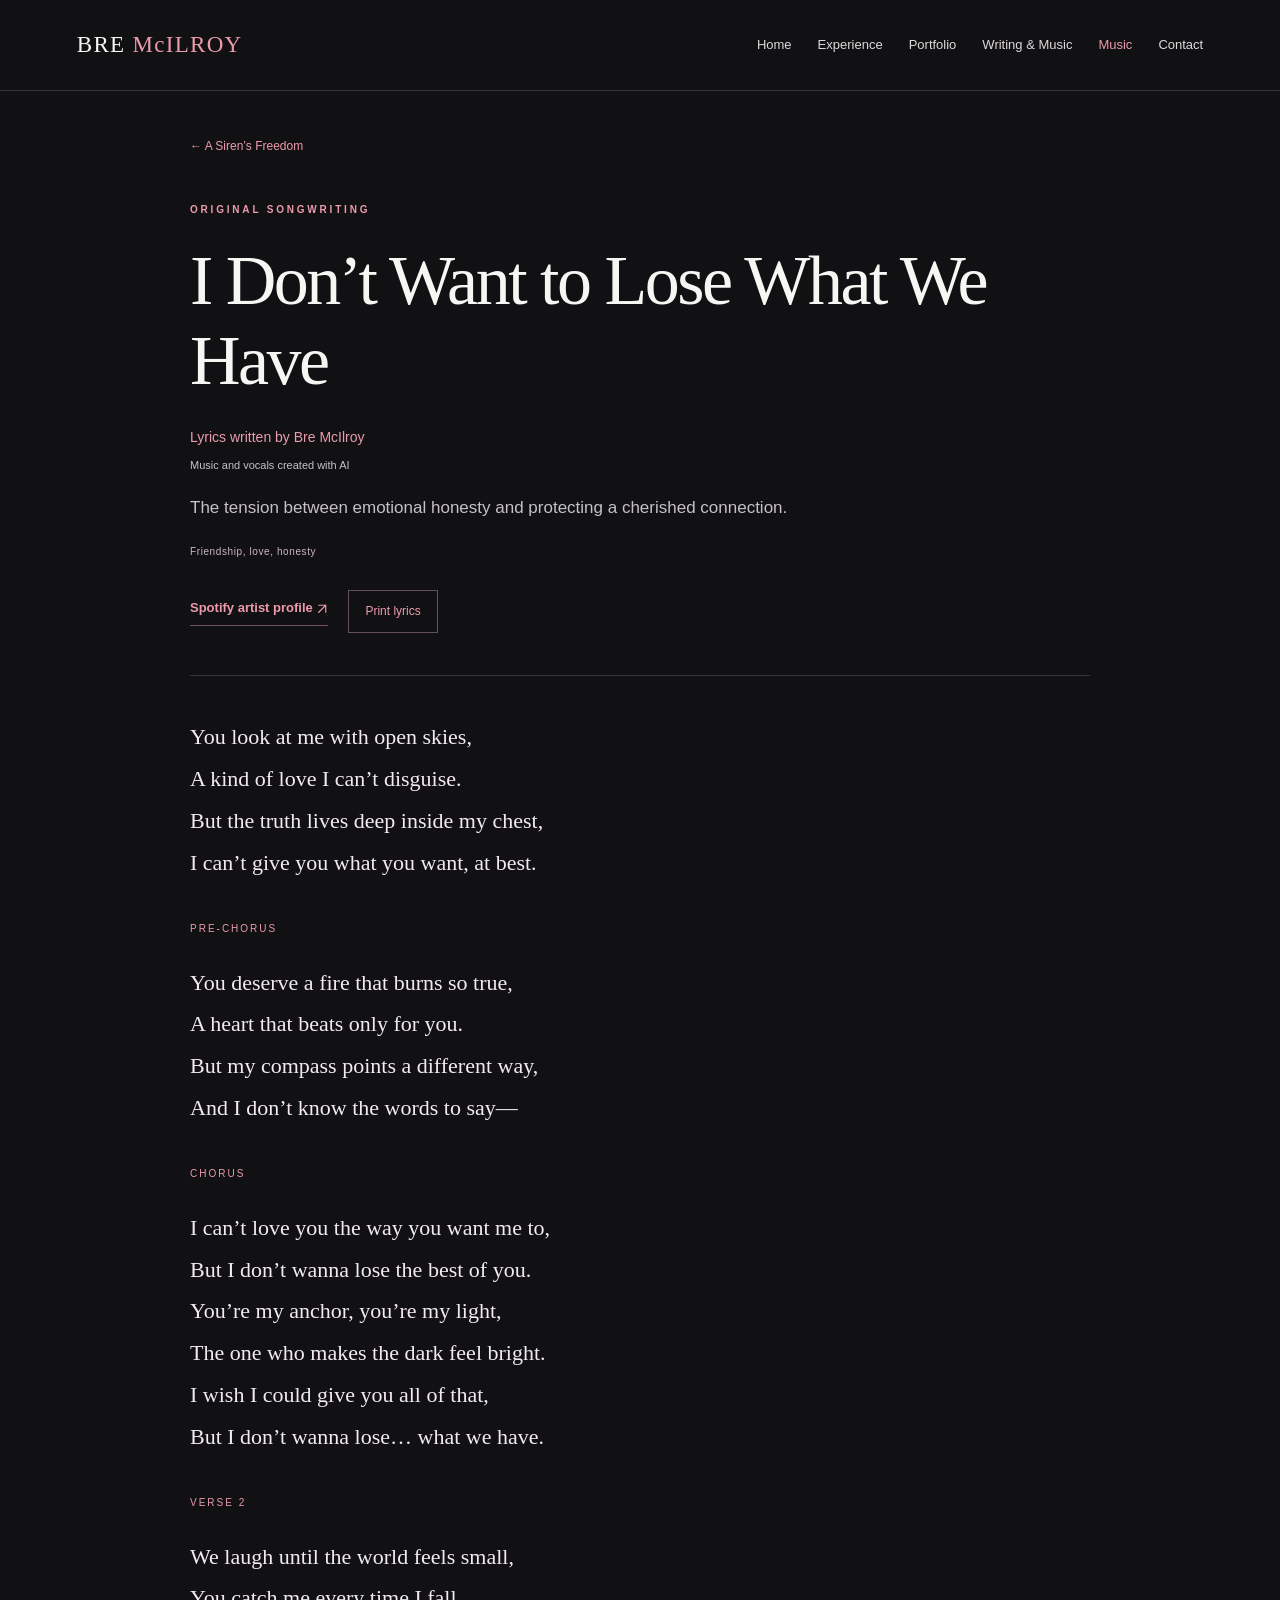
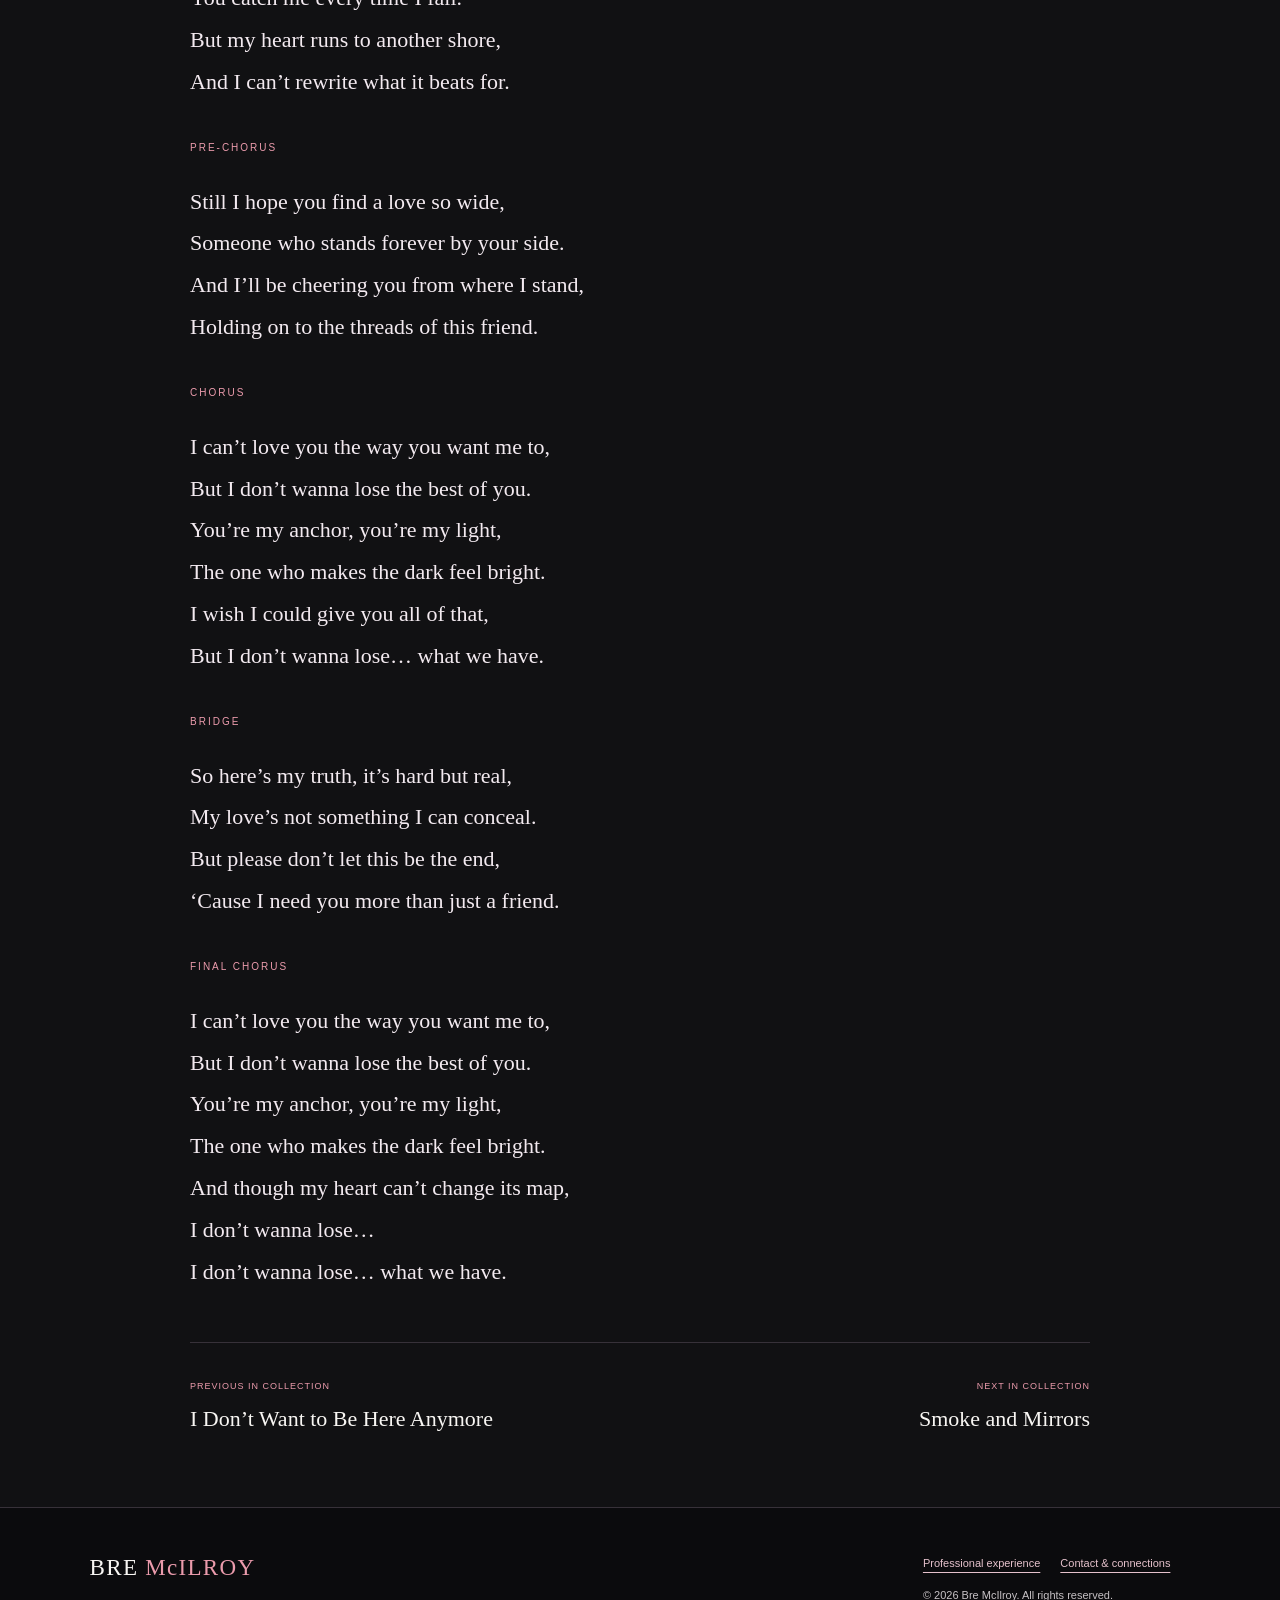
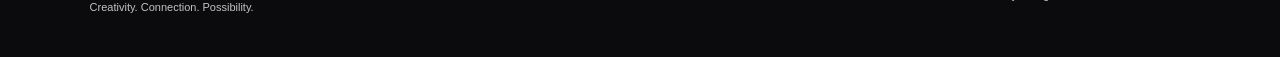
<file: song-i-dont-want-to-lose-what-we-have.html>
<!DOCTYPE html>
<html lang="en"><head><meta charset="utf-8"><meta name="viewport" content="width=device-width, initial-scale=1"><title>I Don’t Want to Lose What We Have — Original Lyrics | Bre McIlroy</title><meta name="description" content="The tension between emotional honesty and protecting a cherished connection."><meta name="theme-color" content="#111113"><link rel="icon" href="favicon.svg" type="image/svg+xml"><link rel="stylesheet" href="style.css?v=20261111-complete"><script src="site.js?v=20261111-complete" defer></script></head>
<body><a class="skip" href="#main">Skip to content</a><header><div class="header-inner"><a class="logo" href="index.html" aria-label="Bre McIlroy home">BRE <span>McILROY</span></a><nav aria-label="Main navigation"><a href="index.html">Home</a><a href="career.html">Experience</a><a href="index.html#work">Portfolio</a><a href="writing.html">Writing & Music</a><a href="music.html" aria-current="page">Music</a><a href="contact.html">Contact</a></nav></div></header><main id="main"><div class="wrap song-page"><a class="back" href="music.html#song-collection">← A Siren’s Freedom</a><section class="song-intro"><p class="eyebrow">Original songwriting</p><h1>I Don’t Want to Lose What We Have</h1><p class="song-byline">Lyrics written by Bre McIlroy</p><p class="song-production">Music and vocals created with AI</p><p class="song-description">The tension between emotional honesty and protecting a cherished connection.</p><p class="music-themes">Friendship, love, honesty</p><div class="actions"><a class="text-link" href="https://open.spotify.com/artist/5aSXkZQHSKFXUVS3W4JjFO" target="_blank" rel="noopener noreferrer">Spotify artist profile <svg class="arrow" aria-hidden="true" viewBox="0 0 16 16" fill="none"><path d="M3 13 13 3M3 3h10v10" stroke="currentColor" stroke-width="1.5"/></svg></a><button class="print-lyrics" type="button" data-print>Print lyrics</button></div></section><article class="lyrics" aria-label="Complete song lyrics"><p class="lyric-stanza">You look at me with open skies,
A kind of love I can’t disguise.
But the truth lives deep inside my chest,
I can’t give you what you want, at best.</p><h2 class="lyric-label">Pre-Chorus</h2><p class="lyric-stanza">You deserve a fire that burns so true,
A heart that beats only for you.
But my compass points a different way,
And I don’t know the words to say—</p><h2 class="lyric-label">Chorus</h2><p class="lyric-stanza">I can’t love you the way you want me to,
But I don’t wanna lose the best of you.
You’re my anchor, you’re my light,
The one who makes the dark feel bright.
I wish I could give you all of that,
But I don’t wanna lose… what we have.</p><h2 class="lyric-label">Verse 2</h2><p class="lyric-stanza">We laugh until the world feels small,
You catch me every time I fall.
But my heart runs to another shore,
And I can’t rewrite what it beats for.</p><h2 class="lyric-label">Pre-Chorus</h2><p class="lyric-stanza">Still I hope you find a love so wide,
Someone who stands forever by your side.
And I’ll be cheering you from where I stand,
Holding on to the threads of this friend.</p><h2 class="lyric-label">Chorus</h2><p class="lyric-stanza">I can’t love you the way you want me to,
But I don’t wanna lose the best of you.
You’re my anchor, you’re my light,
The one who makes the dark feel bright.
I wish I could give you all of that,
But I don’t wanna lose… what we have.</p><h2 class="lyric-label">Bridge</h2><p class="lyric-stanza">So here’s my truth, it’s hard but real,
My love’s not something I can conceal.
But please don’t let this be the end,
‘Cause I need you more than just a friend.</p><h2 class="lyric-label">Final Chorus</h2><p class="lyric-stanza">I can’t love you the way you want me to,
But I don’t wanna lose the best of you.
You’re my anchor, you’re my light,
The one who makes the dark feel bright.
And though my heart can’t change its map,
I don’t wanna lose…
I don’t wanna lose… what we have.</p></article><nav class="song-neighbors" aria-label="Browse songs"><a href="song-i-dont-want-to-be-here-anymore.html"><span>Previous in collection</span>I Don’t Want to Be Here Anymore</a><a href="song-smoke-and-mirrors.html"><span>Next in collection</span>Smoke and Mirrors</a></nav></div></main><footer><div><a class="logo" href="index.html">BRE <span>McILROY</span></a><p>Creativity. Connection. Possibility.</p></div><div><a href="career.html">Professional experience</a><a href="contact.html">Contact & connections</a><p>© 2026 Bre McIlroy. All rights reserved.</p></div></footer></body></html>
</file>
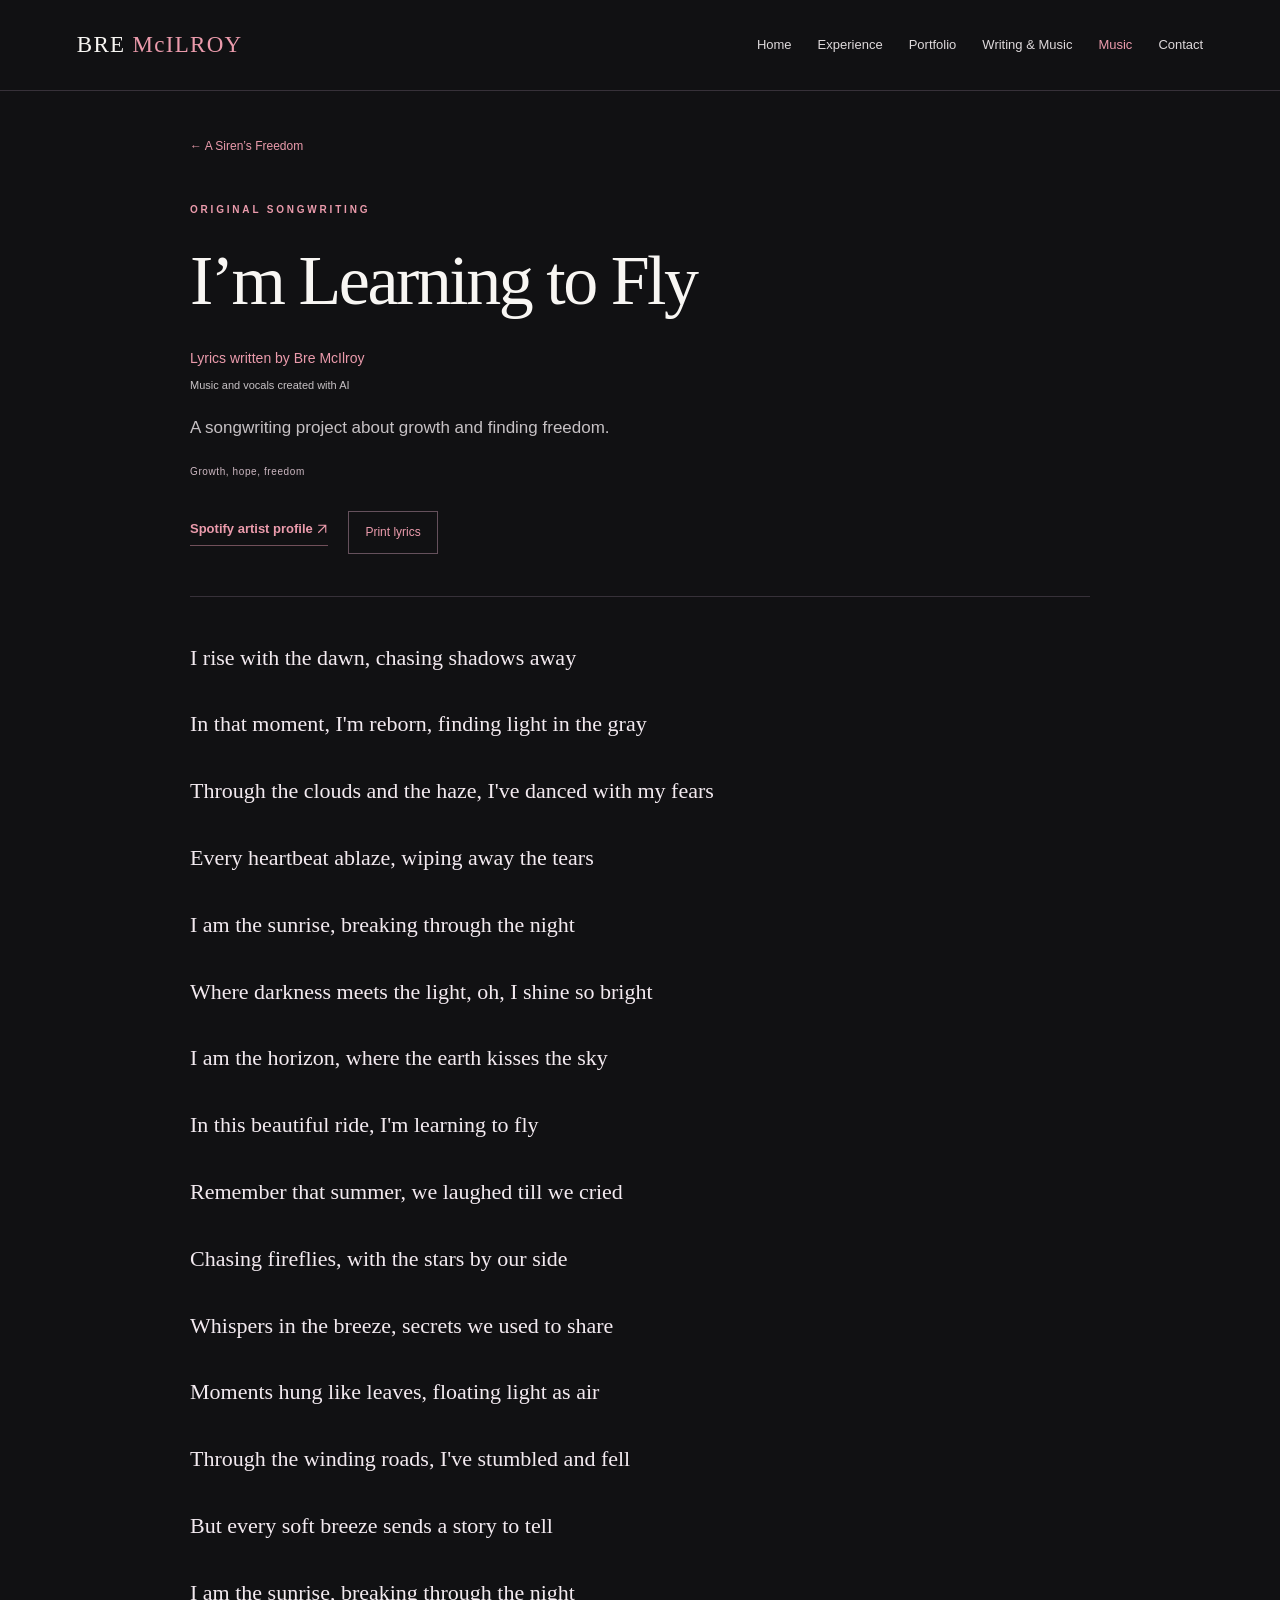
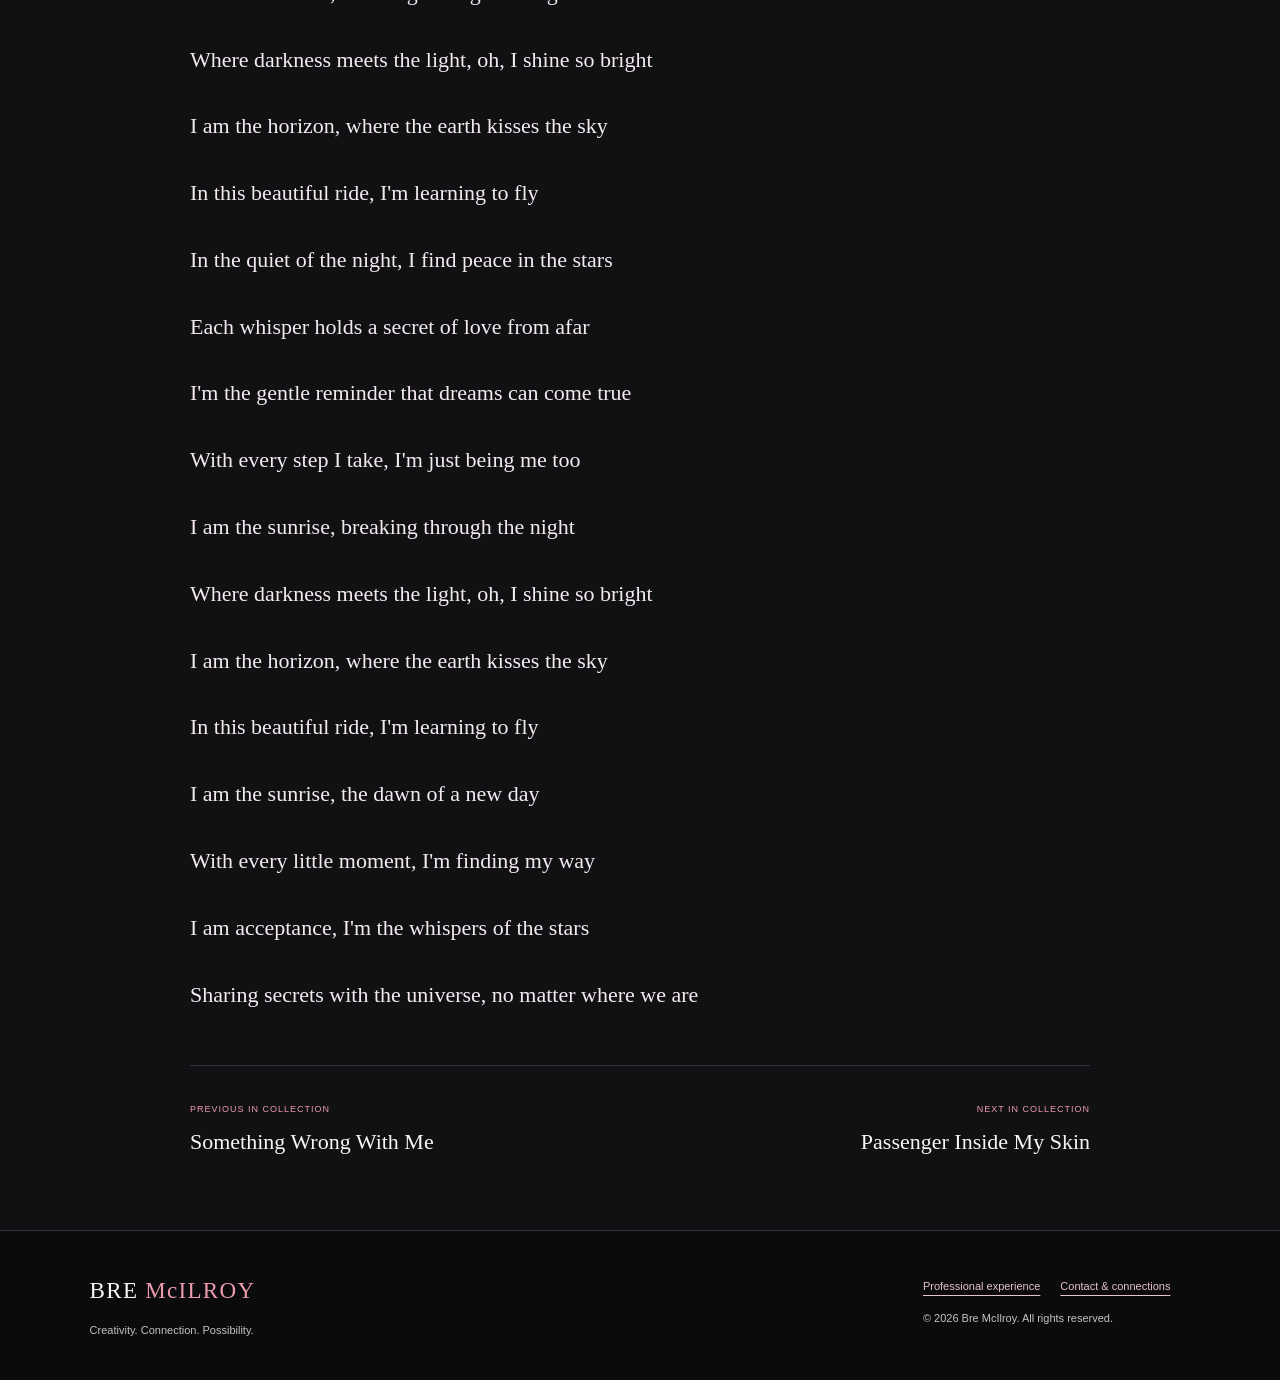
<file: song-im-learning-to-fly.html>
<!DOCTYPE html>
<html lang="en"><head><meta charset="utf-8"><meta name="viewport" content="width=device-width, initial-scale=1"><title>I’m Learning to Fly — Original Lyrics | Bre McIlroy</title><meta name="description" content="A songwriting project about growth and finding freedom."><meta name="theme-color" content="#111113"><link rel="icon" href="favicon.svg" type="image/svg+xml"><link rel="stylesheet" href="style.css?v=20261111-complete"><script src="site.js?v=20261111-complete" defer></script></head>
<body><a class="skip" href="#main">Skip to content</a><header><div class="header-inner"><a class="logo" href="index.html" aria-label="Bre McIlroy home">BRE <span>McILROY</span></a><nav aria-label="Main navigation"><a href="index.html">Home</a><a href="career.html">Experience</a><a href="index.html#work">Portfolio</a><a href="writing.html">Writing & Music</a><a href="music.html" aria-current="page">Music</a><a href="contact.html">Contact</a></nav></div></header><main id="main"><div class="wrap song-page"><a class="back" href="music.html#song-collection">← A Siren’s Freedom</a><section class="song-intro"><p class="eyebrow">Original songwriting</p><h1>I’m Learning to Fly</h1><p class="song-byline">Lyrics written by Bre McIlroy</p><p class="song-production">Music and vocals created with AI</p><p class="song-description">A songwriting project about growth and finding freedom.</p><p class="music-themes">Growth, hope, freedom</p><div class="actions"><a class="text-link" href="https://open.spotify.com/artist/5aSXkZQHSKFXUVS3W4JjFO" target="_blank" rel="noopener noreferrer">Spotify artist profile <svg class="arrow" aria-hidden="true" viewBox="0 0 16 16" fill="none"><path d="M3 13 13 3M3 3h10v10" stroke="currentColor" stroke-width="1.5"/></svg></a><button class="print-lyrics" type="button" data-print>Print lyrics</button></div></section><article class="lyrics" aria-label="Complete song lyrics"><p class="lyric-stanza">I rise with the dawn, chasing shadows away</p><p class="lyric-stanza">In that moment, I&#x27;m reborn, finding light in the gray</p><p class="lyric-stanza">Through the clouds and the haze, I&#x27;ve danced with my fears</p><p class="lyric-stanza">Every heartbeat ablaze, wiping away the tears</p><p class="lyric-stanza">I am the sunrise, breaking through the night</p><p class="lyric-stanza">Where darkness meets the light, oh, I shine so bright</p><p class="lyric-stanza">I am the horizon, where the earth kisses the sky</p><p class="lyric-stanza">In this beautiful ride, I&#x27;m learning to fly</p><p class="lyric-stanza">Remember that summer, we laughed till we cried</p><p class="lyric-stanza">Chasing fireflies, with the stars by our side</p><p class="lyric-stanza">Whispers in the breeze, secrets we used to share</p><p class="lyric-stanza">Moments hung like leaves, floating light as air</p><p class="lyric-stanza">Through the winding roads, I&#x27;ve stumbled and fell</p><p class="lyric-stanza">But every soft breeze sends a story to tell</p><p class="lyric-stanza">I am the sunrise, breaking through the night</p><p class="lyric-stanza">Where darkness meets the light, oh, I shine so bright</p><p class="lyric-stanza">I am the horizon, where the earth kisses the sky</p><p class="lyric-stanza">In this beautiful ride, I&#x27;m learning to fly</p><p class="lyric-stanza">In the quiet of the night, I find peace in the stars</p><p class="lyric-stanza">Each whisper holds a secret of love from afar</p><p class="lyric-stanza">I&#x27;m the gentle reminder that dreams can come true</p><p class="lyric-stanza">With every step I take, I&#x27;m just being me too</p><p class="lyric-stanza">I am the sunrise, breaking through the night</p><p class="lyric-stanza">Where darkness meets the light, oh, I shine so bright</p><p class="lyric-stanza">I am the horizon, where the earth kisses the sky</p><p class="lyric-stanza">In this beautiful ride, I&#x27;m learning to fly</p><p class="lyric-stanza">I am the sunrise, the dawn of a new day</p><p class="lyric-stanza">With every little moment, I&#x27;m finding my way</p><p class="lyric-stanza">I am acceptance, I&#x27;m the whispers of the stars</p><p class="lyric-stanza">Sharing secrets with the universe, no matter where we are</p></article><nav class="song-neighbors" aria-label="Browse songs"><a href="song-something-wrong-with-me.html"><span>Previous in collection</span>Something Wrong With Me</a><a href="song-passenger-inside-my-skin.html"><span>Next in collection</span>Passenger Inside My Skin</a></nav></div></main><footer><div><a class="logo" href="index.html">BRE <span>McILROY</span></a><p>Creativity. Connection. Possibility.</p></div><div><a href="career.html">Professional experience</a><a href="contact.html">Contact & connections</a><p>© 2026 Bre McIlroy. All rights reserved.</p></div></footer></body></html>
</file>
<file: style.css>
:root{--black:#111113;--panel:#1a1a1e;--white:#f8f6f3;--muted:#c6c1c4;--red:#a51f36;--pink:#eb9bac;--line:#373139;--cream:#f5f1ed;--serif:Georgia,'Times New Roman',serif;--sans:Arial,Helvetica,sans-serif}*{box-sizing:border-box}html{scroll-behavior:smooth;scroll-padding-top:30px}body{margin:0;background:var(--black);color:var(--white);font-family:var(--sans);font-size:16px;line-height:1.75}a{color:inherit;text-underline-offset:5px}img{max-width:100%;height:auto;display:block}button{font:inherit}h1,h2,h3,p,figure{margin:0}h1,h2,h3{font-family:var(--serif);font-weight:400;line-height:1.14}h1{font-size:clamp(42px,6.5vw,84px);letter-spacing:-2.5px}h2{font-size:clamp(32px,4vw,49px);letter-spacing:-1.2px}h3{font-size:25px;letter-spacing:-.35px}p{margin-top:18px;color:var(--muted)}.wrap{width:min(1160px,86%);margin-inline:auto}.narrow{max-width:750px}.skip{position:absolute;top:-90px;left:15px;z-index:9;background:var(--cream);color:var(--black);padding:12px}.skip:focus{top:10px}a:focus-visible,button:focus-visible{outline:3px solid var(--pink);outline-offset:5px}header{border-bottom:1px solid var(--line)}.header-inner{width:min(1260px,88%);margin:auto;display:flex;align-items:center;justify-content:space-between;gap:24px;padding:25px 0}.logo{font-family:var(--serif);font-size:23px;letter-spacing:1.3px;text-decoration:none;white-space:nowrap}.logo span{color:var(--pink)}nav{display:flex;gap:26px;flex-wrap:wrap}nav a{font-size:13px;text-decoration:none;color:#ded9db;padding:7px 0}nav a:hover,nav a[aria-current]{color:var(--pink)}.eyebrow{color:var(--pink);font-size:10px;letter-spacing:2.8px;text-transform:uppercase;font-weight:700;margin:0 0 22px}.hero{display:grid;grid-template-columns:1.2fr 1fr;gap:9%;align-items:center;padding-block:70px 80px}.hero h1 em{color:var(--pink);font-weight:400}.hero .lede{font-size:23px;line-height:1.45;color:var(--white);margin-top:25px}.hero-copy>p:not(.eyebrow){max-width:510px}.hero-note{font-size:11px;letter-spacing:1px;margin-top:32px}.portrait-frame{position:relative;margin:0 0 12px 12px}.portrait-frame:before{content:'';position:absolute;inset:14px -14px -14px 14px;border:1px solid var(--red);z-index:-1}.portrait{width:100%;height:auto;object-fit:cover;aspect-ratio:841/1173}.portrait-frame figcaption{display:flex;justify-content:space-between;gap:12px;position:absolute;bottom:0;inset-inline:0;background:linear-gradient(transparent,rgba(0,0,0,.88));padding:50px 22px 18px;font-size:10px;letter-spacing:1.3px;line-height:1.6}.portrait-frame figcaption span{font-size:9px;letter-spacing:.4px}.actions{display:flex;align-items:center;gap:20px;flex-wrap:wrap;margin-top:30px}.button{display:inline-flex;align-items:center;justify-content:center;gap:16px;padding:14px 23px;background:var(--red);color:white;font-size:12px;letter-spacing:.4px;font-weight:700;text-decoration:none;border:1px solid var(--red);cursor:pointer;transition:background .2s}.button:hover{background:#c02e48;border-color:#c02e48}.text-link{font-size:13px;color:var(--pink);font-weight:600;text-decoration:none;border-bottom:1px solid #71505a;padding-bottom:5px}.text-link:hover{color:white}.ribbon{padding:21px 7%;border-block:1px solid var(--line);display:flex;justify-content:space-between;gap:20px;flex-wrap:wrap;color:#d4cdd1;font-size:10px;text-transform:uppercase;letter-spacing:1.6px}.intro{background:var(--cream);color:#181619;padding:80px 0}.intro p{color:#554e53}.intro .eyebrow,.intro .text-link{color:#922038}.intro .badge{color:#922038;border-color:#b9949d}.split{display:grid;grid-template-columns:1fr 1.3fr;gap:10%;align-items:start}.split .lede{margin-top:0}.lede{font-size:20px;line-height:1.6}.section{padding-block:85px}.compact{padding-top:30px}.section-heading{display:flex;justify-content:space-between;gap:30px;align-items:end;margin-bottom:35px}.section-heading>p{max-width:300px;font-size:14px}.section-heading h2{max-width:620px}.grid{display:grid;grid-template-columns:repeat(3,minmax(0,1fr));gap:20px}.card{display:flex;flex-direction:column;min-height:290px;padding:27px;background:var(--panel);border:1px solid var(--line);text-decoration:none;transition:transform .2s,border-color .2s}.card:hover{transform:translateY(-4px);border-color:var(--pink)}.number{font-family:var(--serif);font-size:26px;color:var(--pink);font-style:italic}.card h3{margin-top:22px}.card p{font-size:14px;margin:15px 0 24px}.card-link{font-size:10px;letter-spacing:1.3px;text-transform:uppercase;font-weight:700;border-top:1px solid var(--line);padding-top:17px;margin-top:auto;display:flex;justify-content:space-between;color:var(--pink)}.book-feature{background:#1a171b;display:grid;grid-template-columns:.8fr 1.2fr;gap:8%;align-items:center;padding:55px;box-shadow:inset 0 0 0 1px var(--line)}.book-feature .cover-link{max-width:310px;justify-self:center}.book-feature h2{margin-top:20px}.book-feature .button{margin-top:25px}.badge{display:inline-block;border:1px solid #71434f;padding:5px 10px;font-size:9px;font-weight:700;letter-spacing:1px;text-transform:uppercase;color:#f2b2c0;line-height:1.6}.closing{padding-block:95px;text-align:center}.closing p{max-width:610px;margin-inline:auto}.closing .button{margin-top:30px}.page-intro{padding-block:70px 45px;border-bottom:1px solid var(--line);margin-bottom:35px}.page-intro .lede{max-width:760px;margin-top:25px}.page-intro h1{font-size:clamp(42px,6vw,70px)}.collection-nav{padding:5px 0 30px}.inset{width:100%;margin-top:28px}.book-hero{display:grid;grid-template-columns:.85fr 1.15fr;gap:9%;padding-block:50px 80px;align-items:center}.book-hero h1{font-size:clamp(38px,4.5vw,59px);margin-top:22px}.book-hero .book-cover{max-width:390px;width:100%;margin:25px auto 0;border:1px solid #68404c}.book-hero .button{margin-top:30px}.book-hero .byline{font-size:13px;color:var(--pink)}.back{color:var(--pink);font-size:12px;text-decoration:none}.section-lede{max-width:750px}.song-list{margin-top:35px}.song-list article{display:flex;gap:28px;align-items:center;border-top:1px solid var(--line);padding:26px 0}.song-list article>span:first-child{color:var(--pink);font-family:var(--serif);font-size:22px}.song-list article>div{flex:1}.song-list p{font-size:14px;margin-top:8px}.muted{font-size:13px;color:#aaa2a9}.collection-panel{background:var(--panel);padding:28px;border:1px solid var(--line)}.collection-panel h2{font-size:30px}.collection-panel p{font-size:14px}.collection-panel .eyebrow{font-size:9px}.career-summary{display:flex;gap:40px;align-items:center;border-bottom:1px solid var(--line);padding:0 0 45px;margin-bottom:55px}.career-summary p{max-width:670px}.big-number{font-size:90px;font-family:var(--serif);color:var(--pink);line-height:1}.detail-list{margin:0;padding-left:20px;color:var(--muted)}.detail-list li{margin-bottom:15px}.skills{margin-top:35px}.skills article{border-top:1px solid #bfb0b6;padding-top:22px}.skills h3{font-size:24px}.skills p{font-size:14px}.spaced{margin-top:45px}dl{display:grid;grid-template-columns:120px 1fr;font-size:14px;gap:10px;margin-top:25px}dt{font-weight:700}dd{margin:0}.empty-state{border-block:1px solid var(--line);padding:45px 0;max-width:800px}.empty-state h2{font-size:34px}.empty-state .text-link{display:inline-block;margin-top:20px}.project-row{display:grid;grid-template-columns:70px 1fr;gap:20px;padding:40px 0;border-bottom:1px solid var(--line)}.project-row h2{margin:12px 0}.project-row p{max-width:800px}.project-row .text-link{display:inline-block;margin-top:22px}.contact-note{border-left:3px solid var(--red);padding:15px 28px;margin-top:50px;background:var(--panel)}.contact-note h2{font-size:28px}footer{padding:40px 7%;border-top:1px solid var(--line);display:flex;justify-content:space-between;gap:30px;background:#0b0b0d}footer p,footer a:not(.logo){font-size:11px}footer a:not(.logo){margin-right:20px;color:#e6c2cc}footer p{margin-top:10px}@media(min-width:1500px){.hero{padding-block:90px}.portrait{max-height:620px;width:auto}}@media(max-width:1000px){.header-inner{flex-direction:column;gap:10px}.grid{grid-template-columns:repeat(2,minmax(0,1fr))}.hero{gap:6%}.hero h1{font-size:60px}.hero .lede{font-size:21px}.portrait-frame figcaption span{display:none}.book-feature{padding:32px}.split{gap:7%}.section-heading{display:block}.section-heading>p{max-width:600px}}@media(max-width:650px){.wrap{width:86%}.header-inner{padding:19px 0;width:92%}.logo{font-size:21px}nav{gap:8px 18px;justify-content:center}nav a{font-size:11px;padding:6px 0}.hero{grid-template-columns:1fr;padding-block:42px 50px;gap:38px}.hero h1{font-size:57px;letter-spacing:-2px}.hero p{font-size:15px}.hero .lede{font-size:22px}.hero .eyebrow{font-size:9px}.hero .actions{align-items:flex-start;flex-direction:column;gap:18px}.portrait-frame{max-width:370px;margin:0 10px 10px 0;width:calc(100% - 10px);justify-self:center}.portrait-frame figcaption span{display:inline}.ribbon{display:grid;grid-template-columns:1fr 1fr;font-size:8px;gap:12px;letter-spacing:1px}.section{padding-block:55px}.compact{padding-top:5px}.split,.book-feature,.book-hero{grid-template-columns:1fr;gap:28px}.intro{padding:55px 0}.split h2{font-size:37px}.grid{grid-template-columns:1fr;gap:16px}.card{min-height:235px;padding:26px}.card h3{margin-top:12px}.book-feature{padding:25px}.book-feature .cover-link{max-width:230px}.book-feature h2{font-size:34px}.closing{padding-block:60px}.closing h2{font-size:36px}.page-intro{padding-top:42px}.page-intro h1{font-size:45px;letter-spacing:-1.5px}.page-intro .lede{font-size:17px}.book-hero{padding-top:25px;padding-bottom:50px}.book-hero .book-cover{max-width:300px}.book-hero h1{font-size:40px}.book-hero>div:last-child{padding-top:15px}.song-list article{gap:16px;flex-wrap:wrap}.song-list h3{font-size:23px}.song-list article .badge{margin-left:37px}.career-summary{gap:22px;align-items:start}.big-number{font-size:67px}.career-summary h2{font-size:28px}.career-summary p{font-size:14px}.project-row{grid-template-columns:36px 1fr;gap:12px}.project-row h2{font-size:32px}footer{flex-direction:column;padding-block:32px}.collection-panel{padding:25px}dl{grid-template-columns:105px 1fr}button.button{line-height:1.6}}@media(prefers-reduced-motion:reduce){html{scroll-behavior:auto}*,*:before,*:after{transition:none!important;animation:none!important}}@media print{body,.intro{background:white;color:black}header,footer,.skip,.actions,.button{display:none!important}.wrap{width:100%}.page-intro,.section,.intro{padding:15px 0;margin:0}.page-intro h1{font-size:32px}.eyebrow,.big-number,p,.detail-list,.muted{color:#333}.split{gap:25px}.grid{grid-template-columns:repeat(3,1fr)}a{color:black}.career-summary{padding-bottom:15px;margin-bottom:25px}.big-number{font-size:60px}h2{font-size:26px}h3{font-size:20px}.skills article{break-inside:avoid}p,li{font-size:12px}}

.arrow{width:12px;height:12px;vertical-align:middle;flex-shrink:0;display:inline-block}
/* MUSIC & ORIGINAL LYRICS */
.album-hero{display:grid;grid-template-columns:1.2fr 1fr;gap:10%;align-items:center;padding-block:55px 80px}.album-hero .back{display:inline-block;margin-bottom:38px}.album-hero h1{font-size:clamp(60px,7.5vw,98px)}.album-hero h1 em{color:var(--pink);font-weight:400}.album-hero .lede{color:var(--white);font-size:24px;margin-top:28px}.album-hero>div>p:not(.eyebrow){max-width:570px}.album-quote{border:1px solid #68414d;background:radial-gradient(ellipse at top right,#3d1725 0,transparent 70%),#181519;padding:44px 36px;position:relative}.quote-mark{font-family:var(--serif);font-size:100px;color:var(--pink);line-height:.8;display:block}.album-quote blockquote{font-family:var(--serif);font-size:clamp(26px,3.2vw,39px);line-height:1.45;margin:22px 0}.album-quote>p{font-size:12px;letter-spacing:1px}.quote-line{display:block;width:50px;border-top:2px solid var(--red);margin:35px 0}.album-quote .small-credit{line-height:1.9;font-size:10px;letter-spacing:.6px}.credit-band{border-block:1px solid var(--line);padding:20px 0;background:#181519}.credit-band p{margin:0;font-size:13px}.credit-band strong{color:var(--white);font-weight:600}.music-search{max-width:650px;margin:32px 0}.music-search label{display:block;font-size:12px;letter-spacing:.8px;margin-bottom:10px}.search-row{display:flex;gap:10px}.search-row input{width:100%;min-width:0;border:1px solid #65515c;background:#1c191e;color:white;font:inherit;font-size:14px;padding:13px 15px;border-radius:0}.search-row input::placeholder{color:#bcb1b9}.search-row input:focus-visible{outline:2px solid var(--pink);outline-offset:3px}.search-clear,.print-lyrics{border:1px solid #65515c;background:transparent;color:var(--pink);font:inherit;font-size:12px;padding:10px 16px;cursor:pointer;white-space:nowrap}.search-clear:hover,.print-lyrics:hover{border-color:var(--pink);color:white}#song-count{font-size:11px;color:var(--muted);margin-top:10px}.music-grid{display:grid;grid-template-columns:1fr 1fr;border-top:1px solid var(--line);gap:0 38px}.music-card{display:flex;align-items:flex-start;gap:20px;padding:28px 0;border-bottom:1px solid var(--line);text-decoration:none}.music-number{font-family:var(--serif);font-size:24px;color:var(--pink);min-width:30px;line-height:1.4;font-style:italic}.music-card>div{flex:1;min-width:0}.music-card h3{font-size:27px;transition:color .2s}.music-card:hover h3{color:var(--pink)}.music-card p{font-size:13px;margin:12px 0 16px}.music-themes{display:block;color:#cdb8c2;font-size:10px;letter-spacing:.6px}.music-status{display:flex;justify-content:space-between;gap:12px;color:var(--pink);font-size:11px;margin-top:17px}.music-status>span{font-size:18px;line-height:1}.no-songs{padding:30px;border:1px solid var(--line)}[hidden]{display:none!important}.music-promo{display:grid;grid-template-columns:1.2fr 1fr;gap:8%;align-items:center}.music-promo .button{margin-top:24px}.music-promo blockquote{font-family:var(--serif);color:var(--pink);font-size:30px;line-height:1.5;border-left:2px solid var(--red);padding:25px 0 25px 30px;margin:0}.music-promo cite{display:block;font-family:var(--sans);font-size:11px;font-style:normal;color:var(--muted);margin-top:20px}.music-home{border-block:1px solid var(--line);margin-top:70px;padding-block:45px;display:flex;align-items:center;justify-content:space-between;gap:35px}.music-home p{max-width:650px}.music-home .button{flex-shrink:0}.song-page{max-width:900px;padding-block:40px 65px}.song-intro{border-bottom:1px solid var(--line);padding:42px 0}.song-intro h1{font-size:clamp(42px,6vw,70px);max-width:850px;overflow-wrap:break-word}.song-byline{color:var(--pink);font-size:14px;margin-top:25px}.song-production{font-size:11px;color:var(--muted);margin-top:6px}.song-description{font-size:17px;max-width:650px}.song-intro .music-themes{margin-top:20px}.lyrics{max-width:760px;padding-block:15px 50px}.lyric-label{font-family:var(--sans);font-size:10px;text-transform:uppercase;letter-spacing:2px;line-height:1.7;color:var(--pink);margin:36px 0 0}.lyric-stanza{white-space:pre-line;overflow-wrap:break-word;font-family:var(--serif);font-size:22px;line-height:1.9;color:#f3eaf0;margin-top:25px}.song-neighbors{border-top:1px solid var(--line);padding-top:30px;display:grid;grid-template-columns:1fr 1fr;gap:25px}.song-neighbors a{font-family:var(--serif);font-size:22px;line-height:1.5;margin:0;color:var(--white)}.song-neighbors a:hover{color:var(--pink)}.song-neighbors a:last-child{text-align:right}.song-neighbors a>span{display:block;font-family:var(--sans);font-size:9px;letter-spacing:1px;text-transform:uppercase;color:var(--pink);margin-bottom:8px}.lyric-pending{padding-block:50px}.lyric-pending .text-link{display:inline-block;margin-top:20px}
@media(max-width:900px){.album-hero{gap:6%}.album-quote{padding:32px 25px}.music-grid{gap:0 25px}.music-card{gap:12px}.music-home{align-items:start;flex-direction:column}.music-promo{grid-template-columns:1fr;gap:35px}}
@media(max-width:650px){nav{gap:5px 15px}.album-hero{grid-template-columns:1fr;padding-block:30px 50px;gap:35px}.album-hero .back{margin-bottom:30px}.album-hero h1{font-size:65px}.album-hero .lede{font-size:23px}.album-quote{padding:32px}.album-quote blockquote{font-size:31px}.quote-mark{font-size:80px}.album-hero .actions{align-items:start;flex-direction:column}.music-grid{grid-template-columns:1fr}.music-card{padding:25px 0;gap:18px}.music-card h3{font-size:26px}.song-page{padding-top:25px}.song-intro{padding-block:35px}.song-intro h1{font-size:43px;letter-spacing:-1.2px}.song-description{font-size:16px}.lyric-stanza{font-size:20px;line-height:1.85}.song-neighbors{gap:20px}.song-neighbors a{font-size:19px}.music-promo blockquote{font-size:26px;padding-left:22px}.search-row input{font-size:16px}.music-home{margin-top:45px}.credit-band p{font-size:12px}.song-intro .actions{gap:20px}.album-hero h1{overflow-wrap:break-word}}
@media print{.song-page{max-width:none}.song-intro{padding:0 0 12px}.song-intro h1{font-size:30px}.song-intro .actions,.song-neighbors{display:none!important}.lyrics{max-width:none;padding:0}.lyric-label{margin-top:20px;color:#333}.lyric-stanza{font-size:13px;line-height:1.6;color:#111;break-inside:avoid}.song-byline,.song-production,.song-description,.music-themes{color:#333}.song-intro .eyebrow{margin-bottom:10px}}
</file>
